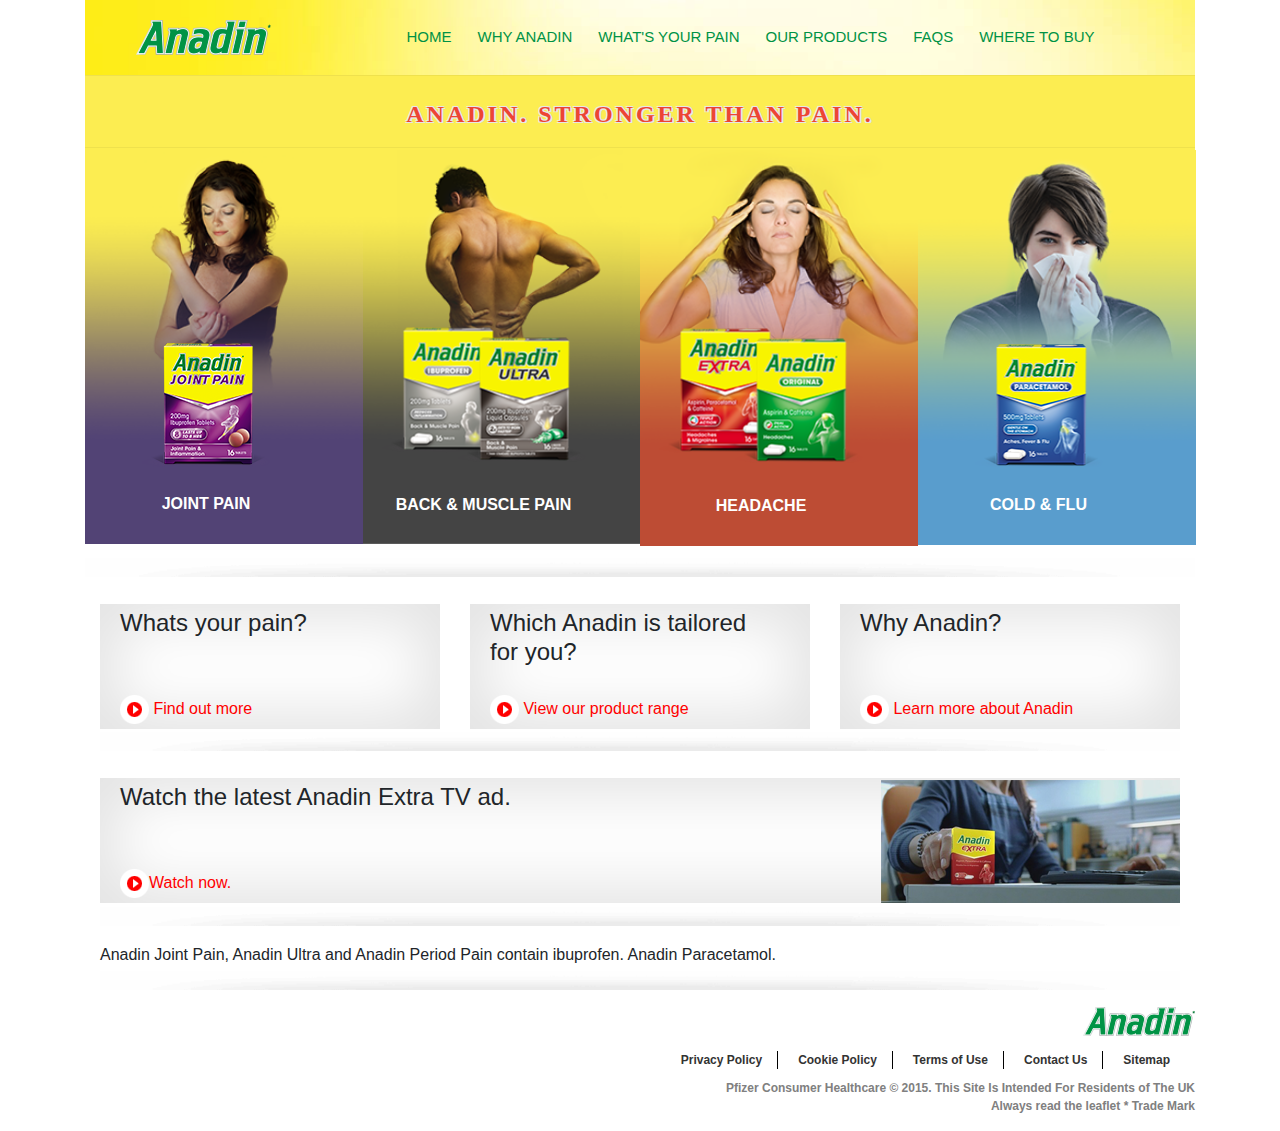
<file: index.html>
<!doctype html>
<html lang="en">

<head>
  <!-- Required meta tags -->
  <meta charset="utf-8">
  <meta name="viewport" content="width=device-width, initial-scale=1, shrink-to-fit=no">
  <!-- Custom CSS -->
  <link rel="stylesheet" href="assets/css/custom.css">
  <!-- Bootstrap CSS -->
  <link rel="stylesheet" href="assets/css/bootstrap.css">

  <title>Why Anadin | Anadin UK</title>

</head>

<body>

  <div class="container">
    <!-- navbar -->
    <nav class="navbar navbar-expand-lg navbar-light navbarBackgroundImg">
      <a class="navbar-brand" href="#"><img src="assets/img/logo.png" class="navbarLogo" alt="Anadin"></a>
      <button class="navbar-toggler" type="button" data-toggle="collapse" data-target="#navbarNav" aria-controls="navbarNav"
        aria-expanded="false" aria-label="Toggle navigation">
        <span class="navbar-toggler-icon"></span>
      </button>
      <div class="collapse navbar-collapse justify-content-center" id="navbarNav">
        <ul class="navbar-nav">
          <li class="nav-item">
            <a class="nav-link " href="index.html"><span class="menuFonts">HOME</span></a>
          </li>
          <li class="nav-item">
            <a class="nav-link " href="why-anadin.html"><span class="menuFonts">WHY ANADIN</span></a>
          </li>
          <li class="nav-item">
            <a class="nav-link " href="whats-your-pain.html"><span class="menuFonts">WHAT'S YOUR PAIN</span></a>
          </li>
          <li class="nav-item">
            <a class="nav-link " href="our-products.html"><span class="menuFonts">OUR PRODUCTS</span></a>
          </li>
          <li class="nav-item">
            <a class="nav-link " href="faq.html"><span class="menuFonts">FAQS</span></a>
          </li>
          <li class="nav-item">
            <a class="nav-link" href="where.html"><span class="menuFonts">WHERE TO BUY</a>
          </li>
        </ul>
      </div>
    </nav>

    <div class="row">
      <div class="col-12  float-left">
        <div class="hpAstpBg">
          <h1 class="text-center hpAstp">ANADIN. STRONGER THAN PAIN.</h1>
        </div>
        <div class="bannerWrapper">
          <div class="col-6 col-lg-3 float-left">
            <a class="bWrapLink" href="http://www.google.com.tr">
              <div class="bWrap1">
                <div class="bWrap1Front">
                  <img src="assets/img/anadin-hero-banner1.png" class="bannerImgTag1">
                </div>
                <div class="bWrap1Back">
                  <img src="assets/img/anadin-hero-banner_0_0.png" class="bannerImgTag1Hvr">
                </div>
                <div class="bannerContainer">
                  <img src="assets/img/joint-pack.png" class="brandPackImg1">
                  <p class="brandPackTxt1">JOINT PAIN</p>
                </div>
              </div>
            </a>
          </div>

          <div class="col-6 col-lg-3 float-left">
            <a class="bWrapLink" href="http://">
              <div class="bWrap2 ">
                <div class="bWrap2Front">
                  <img src="assets/img/anadin-hero-banner2.png" class="bannerImgTag1">
                </div>
                <div class="bWrap2Back">
                  <img src="assets/img/anadin-hero-banner_1_0.png" class="bannerImgTag1Hvr">
                </div>
                <div class="bannerContainer">
                  <img src="assets/img/back-pain-banner.png" class="brandPackImg2">
                  <p class="brandPackTxt2">BACK & MUSCLE PAIN</p>
                </div>
              </div>
            </a>
          </div>

          <div class="col-6 col-lg-3 float-left">
            <a class="bWrapLink" href="http://">
              <div class="bWrap3 ">
                <div class="bWrap3Front">
                  <img src="assets/img/anadin-hero-banner3.png" class="bannerImgTag1">
                </div>
                <div class="bWrap3Back">
                  <img src="assets/img/anadin-hero-banner_3.png" class="bannerImgTag1Hvr">
                </div>
                <div class="bannerContainer">
                  <img src="assets/img/headeches.png" class="brandPackImg3">
                  <p class="brandPackTxt3">HEADACHE</p>
                </div>
              </div>
            </a>
          </div>

          <div class="col-6 col-lg-3 float-left">
            <a class="bWrapLink" href="http://">
              <div class="bWrap4 ">
                <div class="bWrap4Front">
                  <img src="assets/img/anadin-hero-banner4.png" class="bannerImgTag1">
                </div>
                <div class="bWrap4Back">
                  <img src="assets/img/anadin-hero-banner_4.png" class="bannerImgTag1Hvr">
                </div>
                <div class="bannerContainer">
                  <img src="assets/img/paracetamol.png" class="brandPackImg4">
                  <p class="brandPackTxt4">COLD & FLU</p>
                </div>
              </div>
            </a>
          </div>
        </div>
      </div>
    </div>


    <img class="imgUnderScore" src="assets/img/bg-gray-shadow.png">
    <div class="container">
      <div class="row justify-content-center">
        <div class="col-lg-4 col-sm-12 ">
          <div class="row1Content firstContentBox">
            <div class="wrapperContentBoxes">
              <h4 class="text-left">Whats your pain?</h4>
              <div class="contentBoxesBtn">
                <span class="topFixLink"><img src="assets/img/sprite1.png"><a href="whats-your-pain.html" class="contentLinkRed"> Find out
                    more</a></span>
              </div>
            </div>

          </div>
        </div>
        <div class="col-lg-4 col-sm-12 ">
          <div class="row1Content secondContentBox">
            <div class="wrapperContentBoxes">
              <h4 class="text-left">Which Anadin is tailored for you?</h4>
              <div class="contentBoxesBtn">
                <span class="topFixLink"><img src="assets/img/sprite1.png"><a class="contentLinkRed" href="our-products.html"> View our
                    product range</a></span>
              </div>
            </div>
          </div>
        </div>
        <div class="col-lg-4 col-sm-12 ">
          <div class="row1Content thirdContentBox">
            <div class="wrapperContentBoxes">
              <h4 class="text-left">Why Anadin?</h4>
              <div class="contentBoxesBtn">
                <span class="topFixLink"><img src="assets/img/sprite1.png"><a href="why-anadin.html" class="contentLinkRed"> Learn
                    more about Anadin</a></span>
              </div>
            </div>
          </div>
        </div>
      </div>

      <img class="imgUnderScore" src="assets/img/bg-gray-shadow.png">


      <div class="row">
        <div class="col-md-12 col-sm-12 ">
          <div class="row2Content longContentBox">
            <div class="wrapperContentLongBox">
              <img class="float-right contentLongBoxImg" src="assets/img/home-anadin-extra-1.png" alt="" srcset="">
              <h4 class="text-left contentLongBoxText">Watch the latest Anadin Extra TV ad.</h4>
              <div class="contentBoxesBtn">
                <span class="topFixLink"><img src="assets/img/sprite1.png"><a href="#" data-toggle="modal" data-target=".brightCoveModal"
                    class="contentLinkRed">Watch
                    now.</a></span>
              </div>
            </div>
          </div>
        </div>
        <div class="col-sm-12">
          <div class="mLongContentBox">
            <img class="mLongContentBoxImg" src="assets/img/home-anadin-extra-1.png">
          </div>
        </div>
      </div>
      <img class="imgUnderScore" src="assets/img/bg-gray-shadow.png">

      <div class="row">
        <div class="col-md-12 col-sm-12 ">
          <div class="row3Content">
            <div class="contentBottomDescription">
              <p>Anadin Joint Pain, Anadin Ultra and Anadin Period Pain contain ibuprofen. Anadin Paracetamol.
              </p>
            </div>

          </div>
        </div>
      </div>


      <img class="imgUnderScore" src="assets/img/bg-gray-shadow.png">

    </div>

    <!--footer area-->
    <footer>
      <div class="row">
        <div class="col-md-12 col-sm-12">
          <ul class="footerLists float-md-right text-md-right float-sm-left text-sm-left">
            <li class="footerLogo"><img src="assets/img/ft-logo.png"></li>
            <li class="footerLinks float-md-right"><a href="#">Sitemap </a></li>
            <li class="footerLinks float-md-right"><a href="contact-use.html">Contact Us </a></li>
            <li class="footerLinks float-md-right"><a href="terms-of-use.html">Terms of Use </a></li>
            <li class="footerLinks float-md-right"><a href="file:///C:/Users/User/Desktop/Vidizayn%20Projects/PfAnadin/homapage.html#"
                data-toggle="modal" data-target=".outLinkModalCP">Cookie Policy </a></li>
            <li class="footerLinks float-md-right"><a href="http://privacycenter.pfizer.com/en/wwwanadincouk-privacy-policy"
                data-toggle="modal" data-target=".outLinkModalPP">Privacy Policy </a></li>
            <li class="footerCompanyInfo float-sm-left float-md-none">Pfizer Consumer Healthcare © 2015. This Site Is
              Intended For Residents of The UK <br>Always read the leaflet * Trade Mark</li>

          </ul>
        </div>
      </div>
    </footer>

  </div>





  <div class="container">
    <!--Homepage BrightCove Video Embed Modal-->
    <!-- The Modal -->
    <div class="modal fade brightCoveModal">
      <div class="modal-dialog modal-lg">
        <div class="modal-content">

          <!-- Modal Header -->
          <div class="modal-header">
            <h4 class="modal-title">Watch the latest Anadin Extra TV ad.
            </h4>
            <button type="button" class="close" data-dismiss="modal">&times;</button>
          </div>

          <!-- Modal body -->
          <div class="modal-body">
            Modal body..
          </div>

          <div class="modal-footer">
            <button type="button" class="btn btn-danger" data-dismiss="modal">Close</button>
          </div>

        </div>
      </div>
    </div>

    <!--Footer PP Modal-->
    <!-- The Modal -->
    <div class="modal fade outLinkModalPP">
      <div class="modal-dialog modal-lg">
        <div class="modal-content">

          <!-- Modal Header -->
          <div class="modal-header">
            <button type="button" class="close" data-dismiss="modal">&times;</button>
          </div>

          <!-- Modal body -->
          <div class="modal-body">
            <p>You are leaving Anadin UK (anadin.co.uk) a website of Pfizer.</p>

            <p></p>Links to all outside websites are provided as a resource to our visitors. Pfizer accepts no
            responsibility for the content of other websites.
          </div>

          <div class="modal-footer">
            <a class="btn-default" href="https://privacycenter.pfizer.com/en/uk" target="_blank"><button type="button"
                class="btn btn-default" data-target="#PrivacyPolicy">OK</button></a>
            <button type="button" role="button" class="btn btn-default" data-dismiss="modal">Cancel</button></a>
          </div>
        </div>
      </div>
    </div>

    <!--Footer CP Modal-->
    <!-- The Modal -->
    <div class="modal fade outLinkModalCP" id="footerModal">
      <div class="modal-dialog modal-lg">
        <div class="modal-content">

          <!-- Modal Header -->
          <div class="modal-header">
            <button type="button" class="close" data-dismiss="modal">&times;</button>
          </div>

          <!-- Modal body -->
          <div class="modal-body">
            <p>You are leaving Anadin UK (anadin.co.uk) a website of Pfizer.</p>

            <p></p>Links to all outside websites are provided as a resource to our visitors. Pfizer accepts no
            responsibility for the content of other websites.
          </div>

          <div class="modal-footer">
            <a class="btn-default" href="http://privacycenter.pfizer.com/en/wwwanadincouk-cookie-policy" target="_blank"><button
                type="button" class="btn btn-default" data-target="#PrivacyPolicy">OK</button></a>
            <button type="button" role="button" class="btn btn-default" data-dismiss="modal">Cancel</button></a>
          </div>
        </div>
      </div>
    </div>
  </div>



  <!-- jQuery first, then Popper.js, then Bootstrap JS -->
  <script src="assets/js/jquery-3.3.1.slim.min.js"></script>
  <script src="assets/js/popper.min.js"></script>
  <script src="assets/js/bootstrap.min.js"></script>
  <script src="assets/js/custom.js"></script>
</body>

</html>
</file>
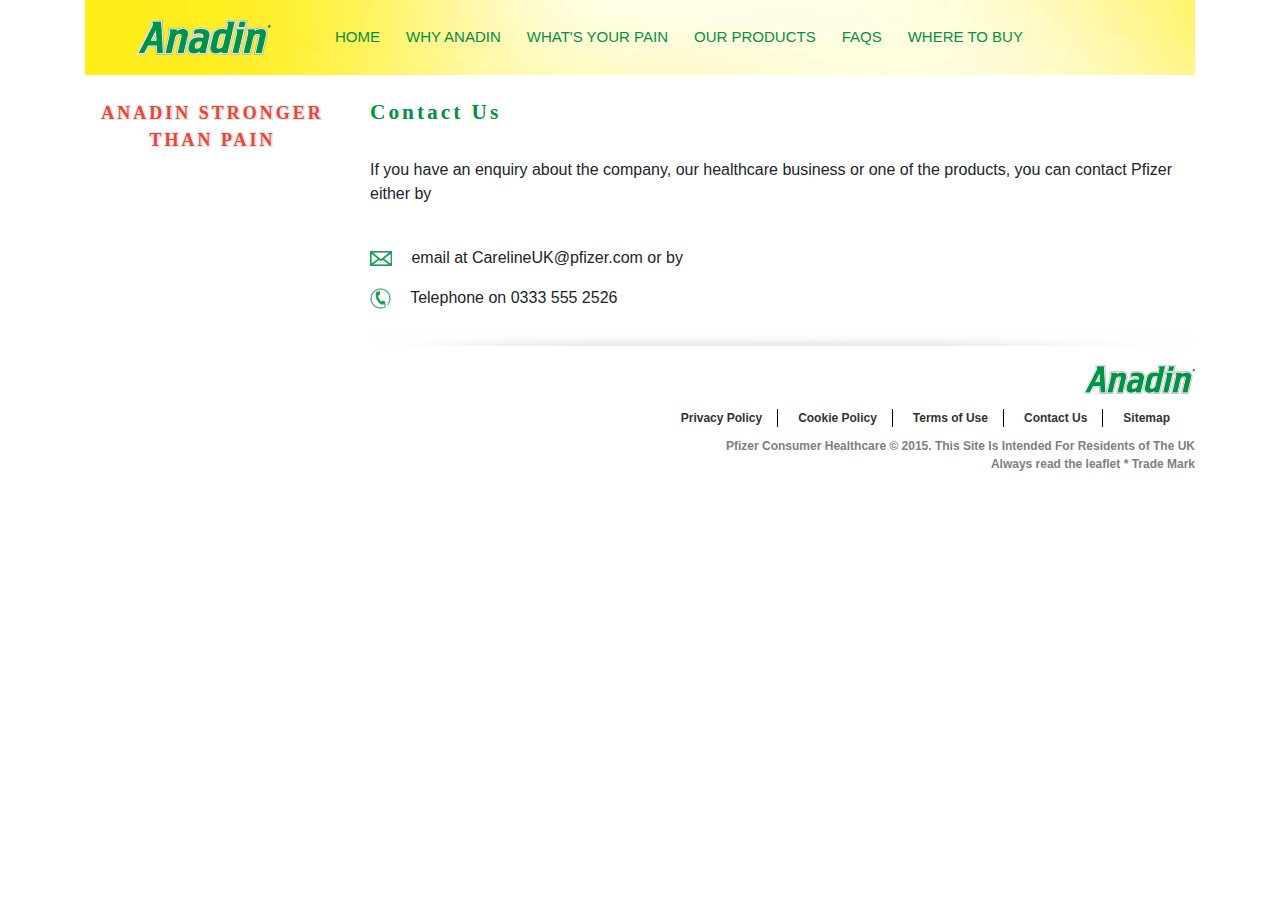
<file: contact-use.html>
<!doctype html>
<html lang="en">

<head>
  <!-- Required meta tags -->
  <meta charset="utf-8">
  <meta name="viewport" content="width=device-width, initial-scale=1, shrink-to-fit=no">
  <!-- Custom CSS -->
  <link rel="stylesheet" href="assets/css/custom.css">
  <!-- Bootstrap CSS -->
  <link rel="stylesheet" href="assets/css/bootstrap.css">
  <title>Contact Us | Anadin UK</title>

</head>

<body>

  <div class="container">
    <!-- navbar -->
    <nav class="navbar navbar-expand-lg navbar-light navbarBackgroundImg">
      <a class="navbar-brand" href="#"><img src="assets/img/logo.png" class="navbarLogo" alt="Anadin"></a>
      <button class="navbar-toggler" type="button" data-toggle="collapse" data-target="#navbarNav" aria-controls="navbarNav"
        aria-expanded="false" aria-label="Toggle navigation">
        <span class="navbar-toggler-icon"></span>
      </button>
      <div class="collapse navbar-collapse" id="navbarNav">
        <ul class="navbar-nav">
          <li class="nav-item">
            <a class="nav-link " href="index.html"><span class="menuFonts">HOME</span></a>
          </li>
          <li class="nav-item">
            <a class="nav-link " href="why-anadin.html"><span class="menuFonts">WHY ANADIN</span></a>
          </li>
          <li class="nav-item">
            <a class="nav-link " href="whats-your-pain.html"><span class="menuFonts">WHAT'S YOUR PAIN</span></a>
          </li>
          <li class="nav-item">
            <a class="nav-link " href="our-products.html"><span class="menuFonts">OUR PRODUCTS</span></a>
          </li>
          <li class="nav-item">
            <a class="nav-link " href="faq.html"><span class="menuFonts">FAQS</span></a>
          </li>
          <li class="nav-item">
            <a class="nav-link" href="where.html"><span class="menuFonts">WHERE TO BUY</a>
          </li>
        </ul>
      </div>
    </nav>

    <div class="waContainer">
      <div class="row">
        <div class="col-12 col-md-3 col-sm-12 col-xs-12">
          <p class="text-center astp">ANADIN STRONGER THAN PAIN</p>
        </div>
        <div class="col-9 col-md-9 col-sm-12 col-xs-12">
          <div class="waTitle">
            <h1 class="cuTitleTag">Contact Us</h1>
            <p class="cuDescription">If you have an enquiry about the company,
              our healthcare business or one of the products, you can contact Pfizer either by</p>
            <br>
            <p class="cuEmail"><span><img src="assets/img/cu-email-icon.png" class="cuEmailIcon"></span> email at
              CarelineUK@pfizer.com or by</p>
            <p class="cuTelephone"><span> <img src="assets/img/cu-telephone-icon.png" class="cuTelephoneIcon"></span>
              Telephone on 0333 555 2526</p>
          </div>
          <img class="imgUnderScore" src="assets/img/bg-gray-shadow.png">
        </div>
      </div>
    </div>

    <!--footer area-->
    <footer>
      <div class="row">
        <div class="col-md-12 col-sm-12">
          <ul class="footerLists float-md-right text-md-right float-sm-left text-sm-left">
            <li class="footerLogo"><img src="assets/img/ft-logo.png"></li>
            <li class="footerLinks float-md-right"><a href="#">Sitemap </a></li>
            <li class="footerLinks float-md-right"><a href="contact-use.html">Contact Us </a></li>
            <li class="footerLinks float-md-right"><a href="terms-of-use.html">Terms of Use </a></li>
            <li class="footerLinks float-md-right"><a href="file:///C:/Users/User/Desktop/Vidizayn%20Projects/PfAnadin/homapage.html#"
                data-toggle="modal" data-target=".outLinkModalCP">Cookie Policy </a></li>
            <li class="footerLinks float-md-right"><a href="http://privacycenter.pfizer.com/en/wwwanadincouk-privacy-policy"
                data-toggle="modal" data-target=".outLinkModalPP">Privacy Policy </a></li>
            <li class="footerCompanyInfo float-sm-left float-md-none">Pfizer Consumer Healthcare © 2015. This Site Is
              Intended For Residents of The UK <br>Always read the leaflet * Trade Mark</li>

          </ul>
        </div>
      </div>
    </footer>

  </div>

  <div class="container">

    <!--Footer PP Modal-->
    <!-- The Modal -->
    <div class="modal fade outLinkModalPP">
      <div class="modal-dialog modal-lg">
        <div class="modal-content">

          <!-- Modal Header -->
          <div class="modal-header">
            <button type="button" class="close" data-dismiss="modal">&times;</button>
          </div>

          <!-- Modal body -->
          <div class="modal-body">
            <p>You are leaving Anadin UK (anadin.co.uk) a website of Pfizer.</p>

            <p></p>Links to all outside websites are provided as a resource to our visitors. Pfizer accepts no
            responsibility for the content of other websites.
          </div>

          <div class="modal-footer">
            <a class="btn-default" href="https://privacycenter.pfizer.com/en/uk" target="_blank"><button type="button"
                class="btn btn-default" data-target="#PrivacyPolicy">OK</button></a>
            <button type="button" role="button" class="btn btn-default" data-dismiss="modal">Cancel</button></a>
          </div>
        </div>
      </div>
    </div>

    <!--Footer CP Modal-->
    <!-- The Modal -->
    <div class="modal fade outLinkModalCP" id="footerModal">
      <div class="modal-dialog modal-lg">
        <div class="modal-content">

          <!-- Modal Header -->
          <div class="modal-header">
            <button type="button" class="close" data-dismiss="modal">&times;</button>
          </div>

          <!-- Modal body -->
          <div class="modal-body">
            <p>You are leaving Anadin UK (anadin.co.uk) a website of Pfizer.</p>

            <p></p>Links to all outside websites are provided as a resource to our visitors. Pfizer accepts no
            responsibility for the content of other websites.
          </div>

          <div class="modal-footer">
            <a class="btn-default" href="http://privacycenter.pfizer.com/en/wwwanadincouk-cookie-policy" target="_blank"><button
                type="button" class="btn btn-default" data-target="#PrivacyPolicy">OK</button></a>
            <button type="button" role="button" class="btn btn-default" data-dismiss="modal">Cancel</button></a>
          </div>
        </div>
      </div>
    </div>
  </div>

  </div>

  <!-- jQuery first, then Popper.js, then Bootstrap JS -->
  <script src="assets/js/jquery-3.3.1.slim.min.js"></script>
  <script src="assets/js/popper.min.js"></script>
  <script src="assets/js/bootstrap.min.js"></script>
</body>

</html>
</file>
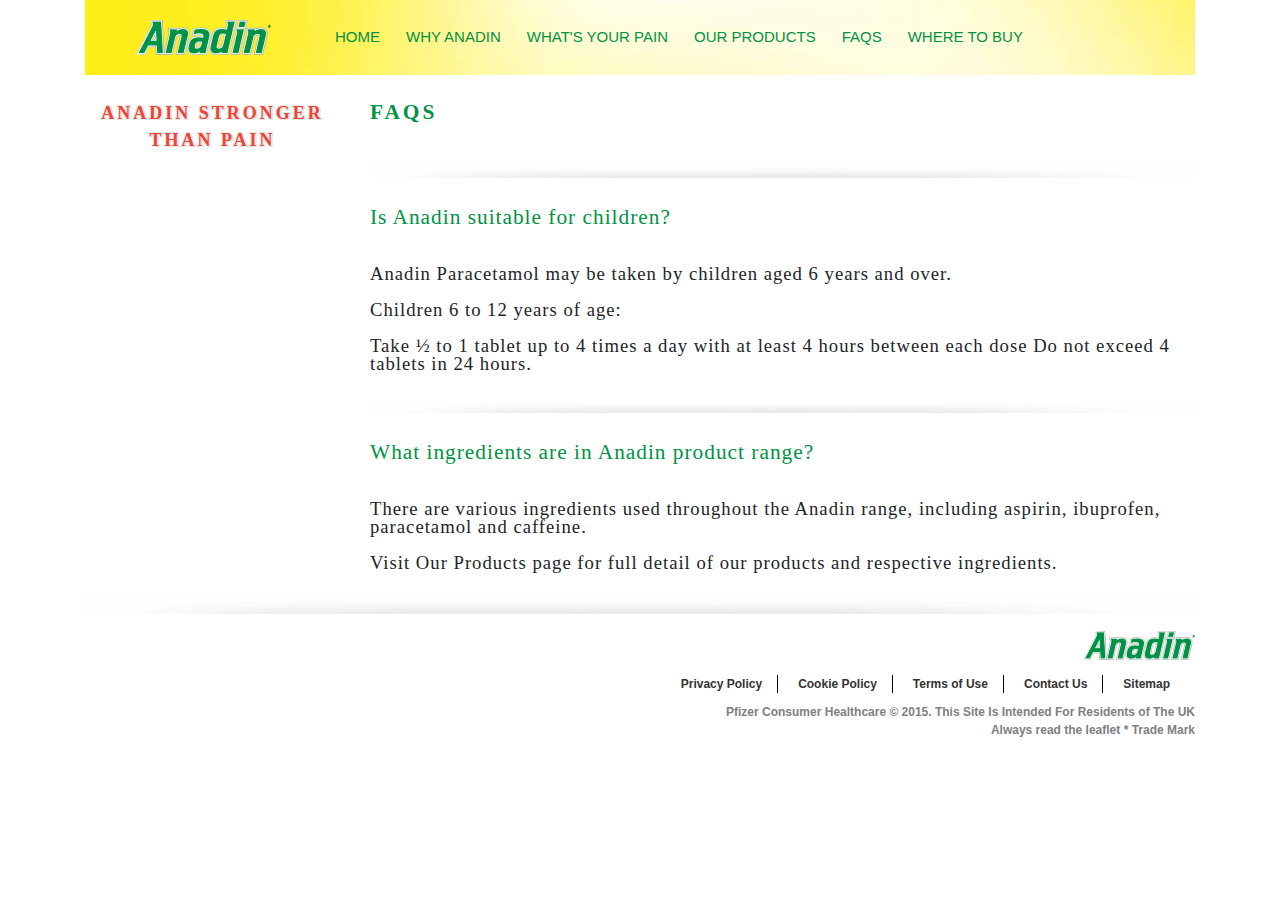
<file: faq.html>
<!doctype html>
<html lang="en">

<head>
  <!-- Required meta tags -->
  <meta charset="utf-8">
  <meta name="viewport" content="width=device-width, initial-scale=1, shrink-to-fit=no">
  <!-- Custom CSS -->
  <link rel="stylesheet" href="assets/css/custom.css">
  <!-- Bootstrap CSS -->
  <link rel="stylesheet" href="assets/css/bootstrap.css">
  <title>FAQS | Anadin UK</title>

</head>

<body>

  <div class="container">
    <!-- navbar -->
    <nav class="navbar navbar-expand-lg navbar-light navbarBackgroundImg">
      <a class="navbar-brand" href="#"><img src="assets/img/logo.png" class="navbarLogo" alt="Anadin"></a>
      <button class="navbar-toggler" type="button" data-toggle="collapse" data-target="#navbarNav" aria-controls="navbarNav"
        aria-expanded="false" aria-label="Toggle navigation">
        <span class="navbar-toggler-icon"></span>
      </button>
      <div class="collapse navbar-collapse" id="navbarNav">
        <ul class="navbar-nav">
          <li class="nav-item">
            <a class="nav-link " href="index.html"><span class="menuFonts">HOME</span></a>
          </li>
          <li class="nav-item">
            <a class="nav-link " href="why-anadin.html"><span class="menuFonts">WHY ANADIN</span></a>
          </li>
          <li class="nav-item">
            <a class="nav-link " href="whats-your-pain.html"><span class="menuFonts">WHAT'S YOUR PAIN</span></a>
          </li>
          <li class="nav-item">
            <a class="nav-link " href="our-products.html"><span class="menuFonts">OUR PRODUCTS</span></a>
          </li>
          <li class="nav-item">
            <a class="nav-link " href="faq.html"><span class="menuFonts">FAQS</span></a>
          </li>
          <li class="nav-item">
            <a class="nav-link" href="where.html"><span class="menuFonts">WHERE TO BUY</a>
          </li>
        </ul>
      </div>
    </nav>

    <div class="waContainer">
      <div class="row">
        <div class="col-12 col-md-3 col-sm-12 col-xs-12">
          <p class="text-center astp">ANADIN STRONGER THAN PAIN</p>
        </div>
        <div class="col-9 col-md-9 col-sm-12 col-xs-12">
          <div class="waTitle">
            <h1 class="faqTitleTag">FAQS</h1>
          </div>
          <img class="imgUnderScore" src="assets/img/bg-gray-shadow.png">

          <div class="faqWrapper">
            <p class="faqQuestion">Is Anadin suitable for children?</p>
            <p class="faqAnswer">Anadin Paracetamol may be taken by children aged 6 years and over.
              <br><br>
              Children 6 to 12 years of age:
              <br><br>
              Take ½ to 1 tablet up to 4 times a day with at least 4 hours between each dose Do not exceed 4 tablets in
              24 hours.</p>
          </div>
          <img class="imgUnderScore" src="assets/img/bg-gray-shadow.png">

          <div class="faqWrapper">
            <p class="faqQuestion">What ingredients are in Anadin product range?</p>
            <p class="faqAnswer">There are various ingredients used throughout the Anadin range, including aspirin,
              ibuprofen, paracetamol and caffeine.
              <br><br>
              Visit Our Products page for full detail of our products and respective ingredients.</p>
          </div>

        </div>
      </div>
      <img class="imgUnderScore" src="assets/img/bg-gray-shadow.png">
    </div>

    <!--footer area-->
    <footer>
      <div class="row">
        <div class="col-md-12 col-sm-12">
          <ul class="footerLists float-md-right text-md-right float-sm-left text-sm-left">
            <li class="footerLogo"><img src="assets/img/ft-logo.png"></li>
            <li class="footerLinks float-md-right"><a href="#">Sitemap </a></li>
            <li class="footerLinks float-md-right"><a href="contact-use.html">Contact Us </a></li>
            <li class="footerLinks float-md-right"><a href="terms-of-use.html">Terms of Use </a></li>
            <li class="footerLinks float-md-right"><a href="file:///C:/Users/User/Desktop/Vidizayn%20Projects/PfAnadin/homapage.html#"
                data-toggle="modal" data-target=".outLinkModalCP">Cookie Policy </a></li>
            <li class="footerLinks float-md-right"><a href="http://privacycenter.pfizer.com/en/wwwanadincouk-privacy-policy"
                data-toggle="modal" data-target=".outLinkModalPP">Privacy Policy </a></li>
            <li class="footerCompanyInfo float-sm-left float-md-none">Pfizer Consumer Healthcare © 2015. This Site Is
              Intended For Residents of The UK <br>Always read the leaflet * Trade Mark</li>

          </ul>
        </div>
      </div>
    </footer>
  </div>

  <div class="container">

    <!--Footer PP Modal-->
    <!-- The Modal -->
    <div class="modal fade outLinkModalPP">
      <div class="modal-dialog modal-lg">
        <div class="modal-content">

          <!-- Modal Header -->
          <div class="modal-header">
            <button type="button" class="close" data-dismiss="modal">&times;</button>
          </div>

          <!-- Modal body -->
          <div class="modal-body">
            <p>You are leaving Anadin UK (anadin.co.uk) a website of Pfizer.</p>

            <p></p>Links to all outside websites are provided as a resource to our visitors. Pfizer accepts no
            responsibility for the content of other websites.
          </div>

          <div class="modal-footer">
            <a class="btn-default" href="https://privacycenter.pfizer.com/en/uk" target="_blank"><button type="button"
                class="btn btn-default" data-target="#PrivacyPolicy">OK</button></a>
            <button type="button" role="button" class="btn btn-default" data-dismiss="modal">Cancel</button></a>
          </div>
        </div>
      </div>
    </div>

    <!--Footer CP Modal-->
    <!-- The Modal -->
    <div class="modal fade outLinkModalCP" id="footerModal">
      <div class="modal-dialog modal-lg">
        <div class="modal-content">

          <!-- Modal Header -->
          <div class="modal-header">
            <button type="button" class="close" data-dismiss="modal">&times;</button>
          </div>

          <!-- Modal body -->
          <div class="modal-body">
            <p>You are leaving Anadin UK (anadin.co.uk) a website of Pfizer.</p>

            <p></p>Links to all outside websites are provided as a resource to our visitors. Pfizer accepts no
            responsibility for the content of other websites.
          </div>

          <div class="modal-footer">
            <a class="btn-default" href="http://privacycenter.pfizer.com/en/wwwanadincouk-cookie-policy" target="_blank"><button
                type="button" class="btn btn-default" data-target="#PrivacyPolicy">OK</button></a>
            <button type="button" role="button" class="btn btn-default" data-dismiss="modal">Cancel</button></a>
          </div>
        </div>
      </div>
    </div>
  </div>

  </div>

  <!-- jQuery first, then Popper.js, then Bootstrap JS -->
  <script src="assets/js/jquery-3.3.1.slim.min.js"></script>
  <script src="assets/js/popper.min.js"></script>
  <script src="assets/js/bootstrap.min.js"></script>
</body>

</html>
</file>
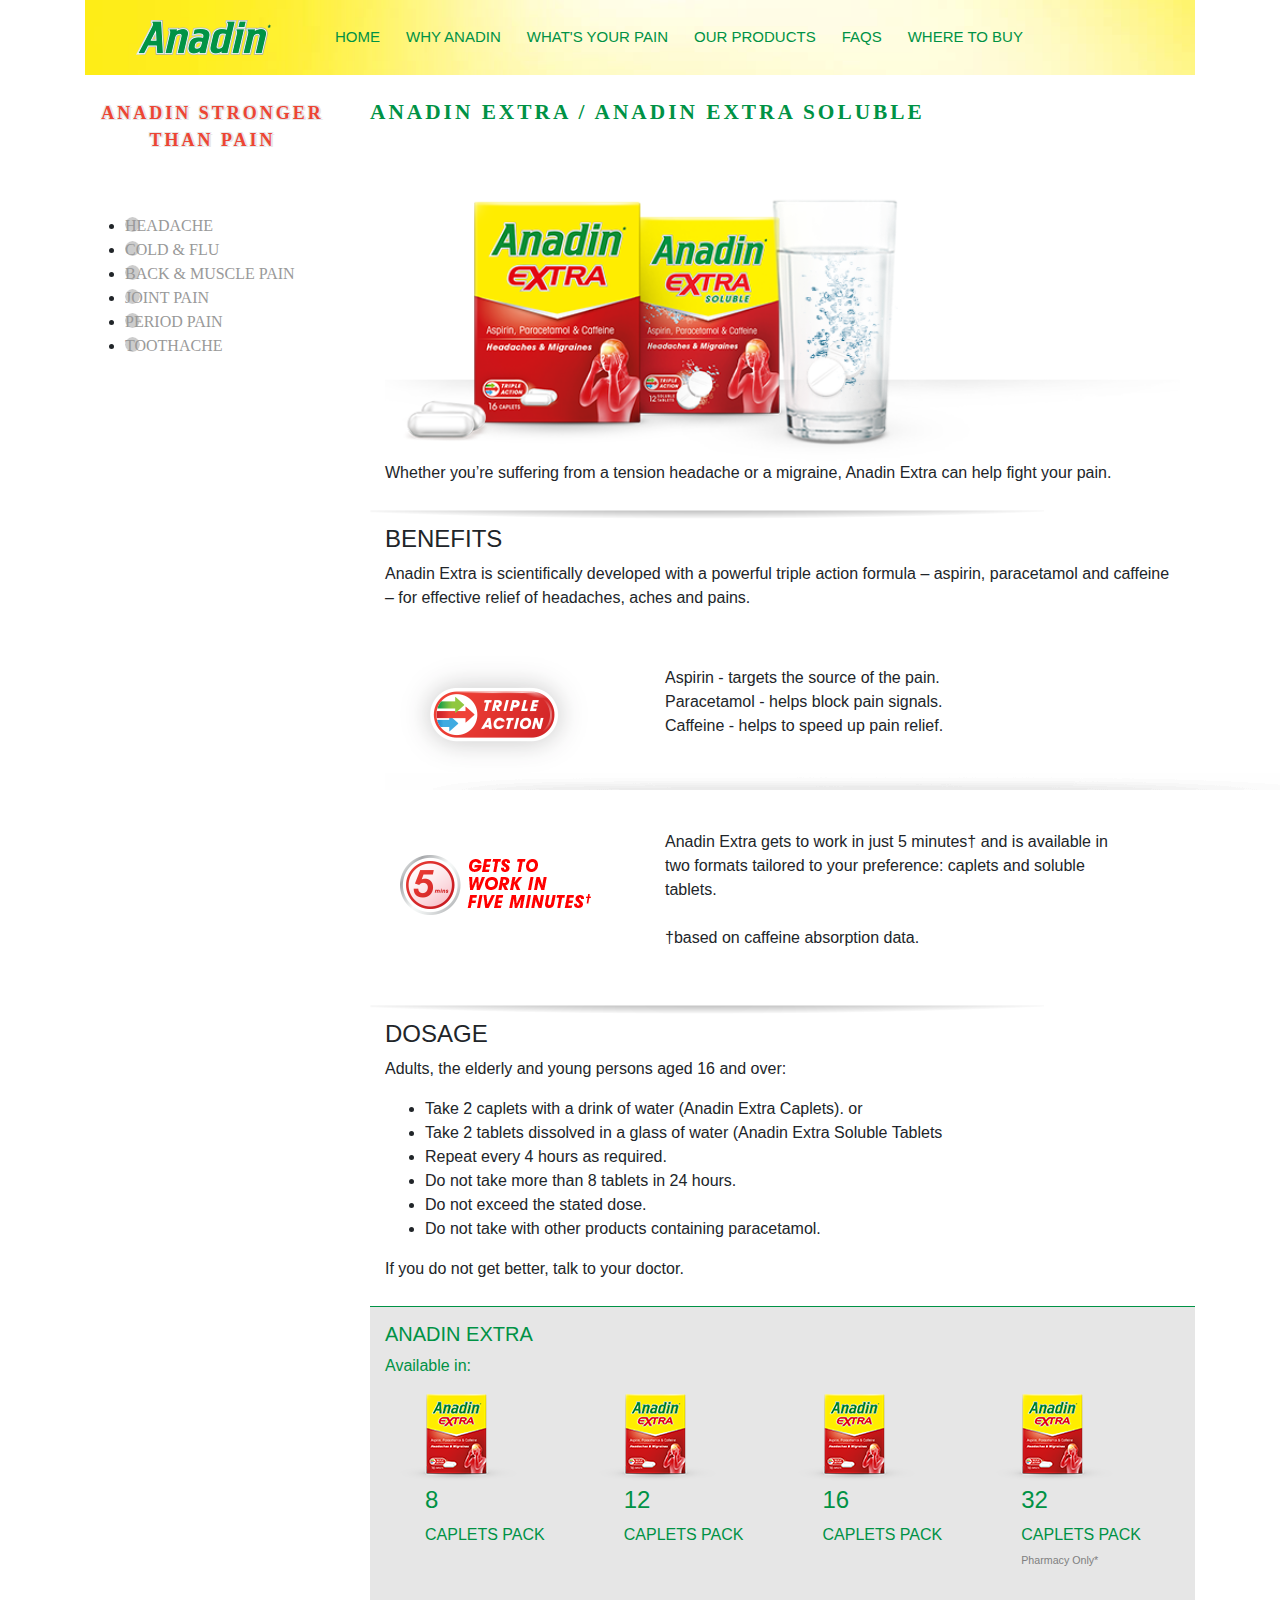
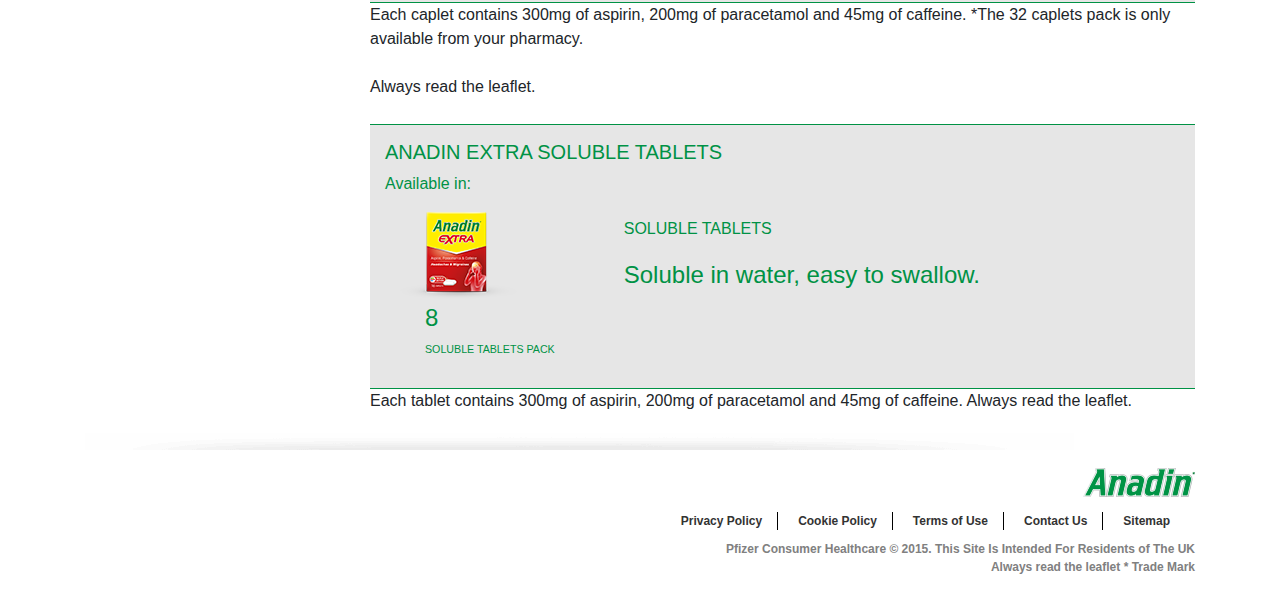
<file: our-products-anadin-extra-anadin-extra-soluble.html>
<!doctype html>
<html lang="en">

<head>
    <!-- Required meta tags -->
    <meta charset="utf-8">
    <meta name="viewport" content="width=device-width, initial-scale=1, shrink-to-fit=no">
    <!-- Custom CSS -->
    <link rel="stylesheet" href="assets/css/custom.css">
    <!-- Bootstrap CSS -->
    <link rel="stylesheet" href="assets/css/bootstrap.css">
    <title>Anadin Extra / Anadin Extra Soluble | Anadin UK</title>

</head>

<body>

    <div class="container">
        <!-- navbar -->
        <nav class="navbar navbar-expand-lg navbar-light navbarBackgroundImg">
            <a class="navbar-brand" href="#"><img src="assets/img/logo.png" class="navbarLogo" alt="Anadin"></a>
            <button class="navbar-toggler" type="button" data-toggle="collapse" data-target="#navbarNav" aria-controls="navbarNav"
                aria-expanded="false" aria-label="Toggle navigation">
                <span class="navbar-toggler-icon"></span>
            </button>
            <div class="collapse navbar-collapse" id="navbarNav">
                <ul class="navbar-nav">
                    <li class="nav-item">
                        <a class="nav-link " href="index.html"><span class="menuFonts">HOME</span></a>
                    </li>
                    <li class="nav-item">
                        <a class="nav-link " href="why-anadin.html"><span class="menuFonts">WHY ANADIN</span></a>
                    </li>
                    <li class="nav-item">
                        <a class="nav-link " href="whats-your-pain.html"><span class="menuFonts">WHAT'S YOUR PAIN</span></a>
                    </li>
                    <li class="nav-item">
                        <a class="nav-link " href="our-products.html"><span class="menuFonts">OUR PRODUCTS</span></a>
                    </li>
                    <li class="nav-item">
                        <a class="nav-link " href="faq.html"><span class="menuFonts">FAQS</span></a>
                    </li>
                    <li class="nav-item">
                        <a class="nav-link" href="where.html"><span class="menuFonts">WHERE TO BUY</a>
                    </li>
                </ul>
            </div>
        </nav>


        <div class="wypContainer">
            <div class="row">
                <div class="col-12 col-md-3 col-sm-12 col-xs-12">

                    <p class="text-center astp">ANADIN STRONGER THAN PAIN</p>

                    <div class="wypMenu">
                        <ul class="wypMenuUlTag">
                            <li><a href="">HEADACHE</a></li>
                            <li><a href="">COLD & FLU</a></li>
                            <li><a href="">BACK & MUSCLE PAIN</a></li>
                            <li><a href="">JOINT PAIN</a></li>
                            <li><a href="">PERIOD PAIN</a></li>
                            <li><a href="">TOOTHACHE</a></li>
                        </ul>
                    </div>

                </div>
                <div class="col-9 col-md-9 col-sm-12 col-xs-12">
                    <div class="opTitle">
                        <h1 class="opTitleTag">ANADIN EXTRA / ANADIN EXTRA SOLUBLE</h1>
                    </div>

                    <div class="opWrapper">
                        <div class="row opRow ">
                            <div class="col-12 opDetailWrapper">
                                <div class="col-12 text-center text-md-left float-sm-left">
                                    <img src="assets/img/products-description-img-extra.png" class="opDProdImgTag">
                                    <p class="opDescriptionTag"> Whether you’re suffering from a tension headache or a
                                        migraine, Anadin Extra can help fight your pain.</p>
                                </div>
                                <img src="assets/img/what-ur-pain-divider-3.png">

                                <div class="col-12 text-center text-md-left">

                                    <h4 class="opBenefitsTitle">BENEFITS</h4>
                                    <p class="opBenefitsDescription">Anadin Extra is scientifically developed with a
                                        powerful triple action formula – aspirin, paracetamol and caffeine – for
                                        effective relief of headaches, aches and pains.</p>
                                    <div class="row col-12 opBenefitsDescWrapper float-left">
                                        <div class="col-12 col-sm-4 float-left">
                                            <img src="assets/img/extra-benefits-logo-1.png" class="opBenefitsImg1 ">
                                        </div>
                                        <div class="col-12 col-sm-8 float-left">
                                            <p class="opBenefitsP1 text-left">Aspirin - targets the source of the pain.
                                                <br>
                                                Paracetamol - helps block pain signals. <br>
                                                Caffeine - helps to speed up pain relief.</p>
                                        </div>
                                        <img src="assets/img/bg-gray-shadow.png">
                                    </div>

                                    <div class="row col-12 opBenefitsDescWrapper float-left">
                                        <div class="col-12 col-sm-4 float-left">
                                            <img src="assets/img/extra-benefits-logo-2.png" class="opBenefitsImg2">
                                        </div>
                                        <div class="col-12 col-sm-8 float-left">
                                            <p class="opBenefitsP2 text-left">Anadin Extra gets to work in just 5
                                                minutes† and is available in two formats tailored to your preference:
                                                caplets and soluble tablets.

                                                <br><br> †based on caffeine absorption data.</p>
                                        </div>
                                    </div>

                                </div>
                            </div>
                        </div>
                        <img src="assets/img/what-ur-pain-divider-3.png">
                        <div class="col-12 text-left">

                            <h4 class="opDosageTitle">DOSAGE</h4>
                            <p class="opDosageDescription">Adults, the elderly and young persons aged 16 and over:</p>
                            <ul class="dosage">
                                <li>Take 2 caplets with a drink of water (Anadin Extra Caplets). or</li>
                                <li>Take 2 tablets dissolved in a glass of water (Anadin Extra Soluble Tablets</li>
                                <li>Repeat every 4 hours as required.</li>
                                <li>Do not take more than 8 tablets in 24 hours.</li>
                                <li>Do not exceed the stated dose.</li>
                                <li>Do not take with other products containing paracetamol.</li>
                            </ul>
                            <p>If you do not get better, talk to your doctor.
                            </p>

                        </div>

                        <div class="opTableWrapper col-12 text-left text-center text-sm-left">
                            <h5>ANADIN EXTRA</h5>
                            <p>Available in:</p>
                            <div class="col-12 col-sm-3 float-left">
                                <img src="assets/img/extra-dosage-table-img-1.png">
                                <h4 class="opTableTextWrapper">8</h4>
                                <p class="opTableTextWrapper">CAPLETS PACK</p>
                            </div>
                            <div class="col-12 col-sm-3 float-left">
                                <img src="assets/img/extra-dosage-table-img-1.png">
                                <h4 class="opTableTextWrapper">12</h4>
                                <p class="opTableTextWrapper">CAPLETS PACK</p>
                            </div>
                            <div class="col-12 col-sm-3 float-left">
                                <img src="assets/img/extra-dosage-table-img-1.png">
                                <h4 class="opTableTextWrapper">16</h4>
                                <p class="opTableTextWrapper"> CAPLETS PACK</p>
                            </div>
                            <div class="col-12 col-sm-3 float-left">
                                <img src="assets/img/extra-dosage-table-img-1.png">
                                <h4 class="opTableTextWrapper">32</h4>
                                <p class="opTableTextWrapper">CAPLETS PACK <span style="font-size:8pt; color: gray;"><br>Pharmacy
                                        Only*</span></p>
                            </div>

                        </div>

                        <p class="opTableDescription1"> Each caplet contains 300mg of aspirin, 200mg of paracetamol and
                            45mg of caffeine.
                            *The 32 caplets pack is only available from your pharmacy.
                            <br><br>
                            Always read the leaflet.
                        </p>

                        <div class="opTableWrapper col-12 text-left text-center text-sm-left">
                            <h5 class="opSolubleTableTitle">ANADIN EXTRA SOLUBLE TABLETS</h5>
                            <p>Available in:</p>
                            <div class="col-12 col-sm-3 float-left">
                                <img src="assets/img/extra-dosage-table-img-1.png">
                                <h4 class="opTableTextWrapper opTable2Pcs">8</h4>
                                <p class="opTableTextWrapper opTable2Stp">SOLUBLE TABLETS PACK</p>
                            </div>
                            <div class="col-12 col-sm-9 float-left">
                                <p class="opTableTextWrapper opTable2DescTitle">SOLUBLE TABLETS</p>
                                <p class="opTableTextWrapper opTable2Description">Soluble in water, easy to swallow.</p>
                            </div>
                        </div>
                        <p class="opTableDescription2">
                            Each tablet contains 300mg of aspirin, 200mg of paracetamol and 45mg of caffeine.
                            Always read the leaflet.
                        </p>
                    </div>
                </div>
            </div>
        </div>

        <img src="assets/img/bg-gray-shadow.png">


        <!--footer area-->
        <footer>
            <div class="row">
                <div class="col-md-12 col-sm-12">
                    <ul class="footerLists float-md-right text-md-right float-sm-left text-sm-left">
                        <li class="footerLogo"><img src="assets/img/ft-logo.png"></li>
                        <li class="footerLinks float-md-right"><a href="#">Sitemap </a></li>
                        <li class="footerLinks float-md-right"><a href="contact-use.html">Contact Us </a></li>
                        <li class="footerLinks float-md-right"><a href="terms-of-use.html">Terms of Use </a></li>
                        <li class="footerLinks float-md-right"><a href="file:///C:/Users/User/Desktop/Vidizayn%20Projects/PfAnadin/homapage.html#"
                                data-toggle="modal" data-target=".outLinkModalCP">Cookie Policy </a></li>
                        <li class="footerLinks float-md-right"><a href="http://privacycenter.pfizer.com/en/wwwanadincouk-privacy-policy"
                                data-toggle="modal" data-target=".outLinkModalPP">Privacy Policy </a></li>
                        <li class="footerCompanyInfo float-sm-left float-md-none">Pfizer Consumer Healthcare © 2015.
                            This Site Is
                            Intended For Residents of The UK <br>Always read the leaflet * Trade Mark</li>

                    </ul>
                </div>
            </div>
        </footer>

    </div>

    <div class="container">

        <!--Footer PP Modal-->
        <!-- The Modal -->
        <div class="modal fade outLinkModalPP">
            <div class="modal-dialog modal-lg">
                <div class="modal-content">

                    <!-- Modal Header -->
                    <div class="modal-header">
                        <button type="button" class="close" data-dismiss="modal">&times;</button>
                    </div>

                    <!-- Modal body -->
                    <div class="modal-body">
                        <p>You are leaving Anadin UK (anadin.co.uk) a website of Pfizer.</p>

                        <p></p>Links to all outside websites are provided as a resource to our visitors. Pfizer accepts
                        no
                        responsibility for the content of other websites.
                    </div>

                    <div class="modal-footer">
                        <a class="btn-default" href="https://privacycenter.pfizer.com/en/uk" target="_blank"><button
                                type="button" class="btn btn-default" data-target="#PrivacyPolicy">OK</button></a>
                        <button type="button" role="button" class="btn btn-default" data-dismiss="modal">Cancel</button></a>
                    </div>
                </div>
            </div>
        </div>

        <!--Footer CP Modal-->
        <!-- The Modal -->
        <div class="modal fade outLinkModalCP" id="footerModal">
            <div class="modal-dialog modal-lg">
                <div class="modal-content">

                    <!-- Modal Header -->
                    <div class="modal-header">
                        <button type="button" class="close" data-dismiss="modal">&times;</button>
                    </div>

                    <!-- Modal body -->
                    <div class="modal-body">
                        <p>You are leaving Anadin UK (anadin.co.uk) a website of Pfizer.</p>

                        <p></p>Links to all outside websites are provided as a resource to our visitors. Pfizer accepts
                        no
                        responsibility for the content of other websites.
                    </div>

                    <div class="modal-footer">
                        <a class="btn-default" href="http://privacycenter.pfizer.com/en/wwwanadincouk-cookie-policy"
                            target="_blank"><button type="button" class="btn btn-default" data-target="#PrivacyPolicy">OK</button></a>
                        <button type="button" role="button" class="btn btn-default" data-dismiss="modal">Cancel</button></a>
                    </div>
                </div>
            </div>
        </div>
    </div>

    </div>

    <!-- jQuery first, then Popper.js, then Bootstrap JS -->
    <script src="assets/js/jquery-3.3.1.slim.min.js"></script>
    <script src="assets/js/popper.min.js"></script>
    <script src="assets/js/bootstrap.min.js"></script>
</body>

</html>
</file>
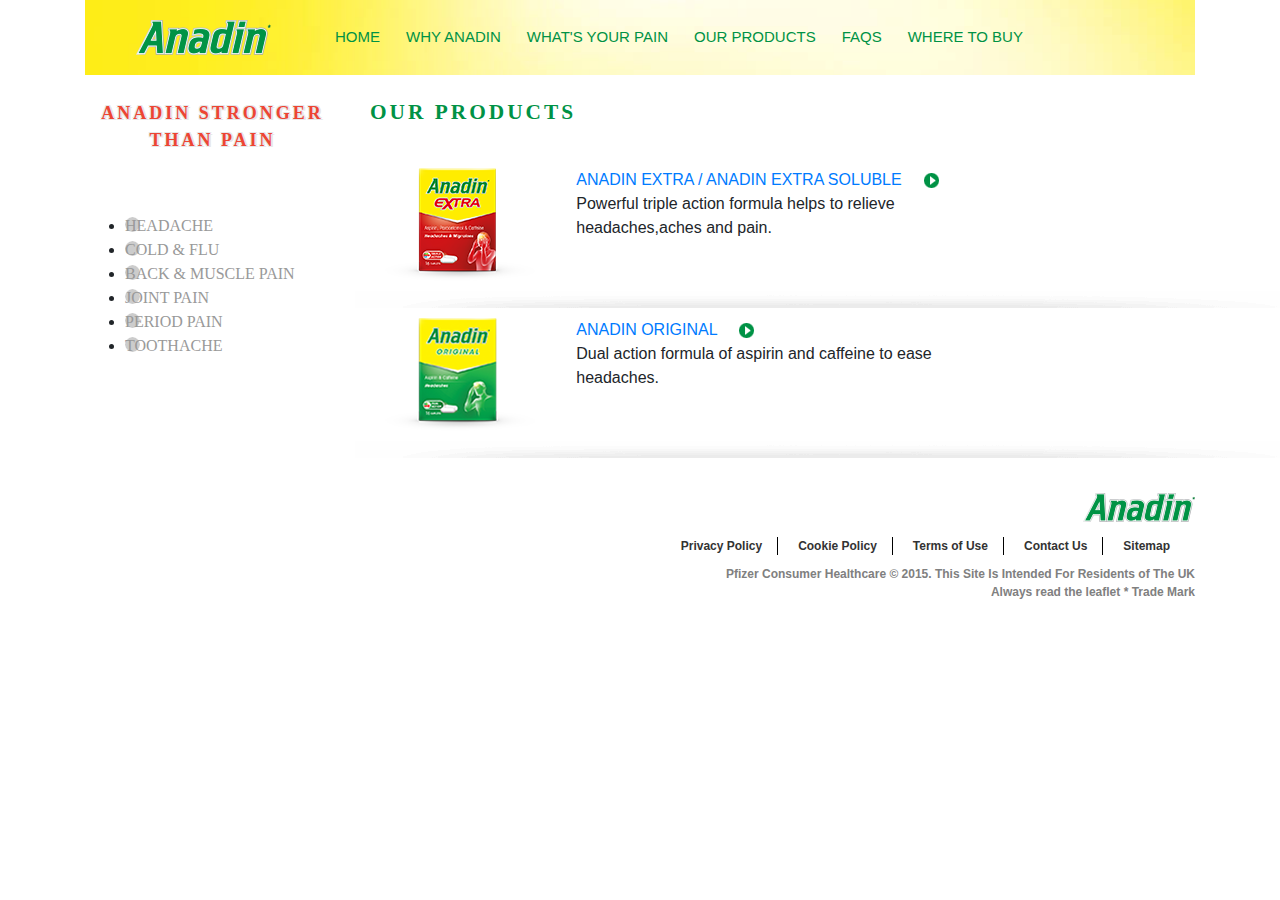
<file: our-products.html>
<!doctype html>
<html lang="en">

<head>
    <!-- Required meta tags -->
    <meta charset="utf-8">
    <meta name="viewport" content="width=device-width, initial-scale=1, shrink-to-fit=no">
    <!-- Custom CSS -->
    <link rel="stylesheet" href="assets/css/custom.css">
    <!-- Bootstrap CSS -->
    <link rel="stylesheet" href="assets/css/bootstrap.css">
    <title>Our Products | Anadin UK</title>

</head>

<body>

    <div class="container">
        <!-- navbar -->
        <nav class="navbar navbar-expand-lg navbar-light navbarBackgroundImg">
            <a class="navbar-brand" href="#"><img src="assets/img/logo.png" class="navbarLogo" alt="Anadin"></a>
            <button class="navbar-toggler" type="button" data-toggle="collapse" data-target="#navbarNav" aria-controls="navbarNav"
                aria-expanded="false" aria-label="Toggle navigation">
                <span class="navbar-toggler-icon"></span>
            </button>
            <div class="collapse navbar-collapse" id="navbarNav">
                <ul class="navbar-nav">
                    <li class="nav-item">
                        <a class="nav-link " href="index.html"><span class="menuFonts">HOME</span></a>
                    </li>
                    <li class="nav-item">
                        <a class="nav-link " href="why-anadin.html"><span class="menuFonts">WHY ANADIN</span></a>
                    </li>
                    <li class="nav-item">
                        <a class="nav-link " href="whats-your-pain.html"><span class="menuFonts">WHAT'S YOUR PAIN</span></a>
                    </li>
                    <li class="nav-item">
                        <a class="nav-link " href="our-products.html"><span class="menuFonts">OUR PRODUCTS</span></a>
                    </li>
                    <li class="nav-item">
                        <a class="nav-link " href="faq.html"><span class="menuFonts">FAQS</span></a>
                    </li>
                    <li class="nav-item">
                        <a class="nav-link" href="where.html"><span class="menuFonts">WHERE TO BUY</a>
                    </li>
                </ul>
            </div>
        </nav>


        <div class="wypContainer">
            <div class="row">
                <div class="col-12 col-md-3 col-sm-12 col-xs-12">

                    <p class="text-center astp">ANADIN STRONGER THAN PAIN</p>

                    <div class="wypMenu">
                        <ul class="wypMenuUlTag">
                            <li><a href="">HEADACHE</a></li>
                            <li><a href="">COLD & FLU</a></li>
                            <li><a href="">BACK & MUSCLE PAIN</a></li>
                            <li><a href="">JOINT PAIN</a></li>
                            <li><a href="">PERIOD PAIN</a></li>
                            <li><a href="">TOOTHACHE</a></li>
                        </ul>
                    </div>

                </div>
                <div class="col-9 col-md-9 col-sm-12 col-xs-12">
                    <div class="opTitle">
                        <h1 class="opTitleTag">OUR PRODUCTS</h1>
                    </div>

                    <div class="wypViewContent">
                        <div class="row opRow ">
                            <div class="col-12 opWrapper">
                                <div class="col-12 col-sm-12 col-md-3 text-center text-md-left float-sm-left">
                                    <img src="assets/img/products-anadin-extra.png" class="opProdViewImgTag">
                                </div>
                                <div class="col-12 col-sm-12 col-md-9 text-center text-md-left">
                                    <a href="our-products-anadin-extra-anadin-extra-soluble.html" class="opLinkTag">ANADIN
                                        EXTRA / ANADIN EXTRA SOLUBLE
                                        &nbsp;&nbsp;&nbsp; <span class="topFixLink">
                                            <img src="assets/img/sprite2-green.png"></span></a>
                                    <p class="opLinkTag"> Powerful triple action formula helps to relieve
                                        headaches,aches and pain.</p>
                                </div>
                            </div>
                            <img src="assets/img/bg-gray-shadow.png">

                            <div class="col-12 opWrapper">
                                <div class="col-12 col-sm-12 col-md-3 text-center text-md-left float-sm-left">
                                    <img src="assets/img/products-anadin-original.png" class="opProdViewImgTag">
                                </div>
                                <div class="col-12 col-sm-12 col-md-9 text-center text-md-left">
                                    <a href="#" class="opLinkTag">ANADIN ORIGINAL &nbsp;&nbsp;&nbsp;<span class="topFixLink">
                                            <img src="assets/img/sprite2-green.png"></span></a>
                                    <p class="opLinkTag"> Dual action formula of aspirin and caffeine to ease
                                        headaches.</p>
                                </div>
                            </div>
                            <img src="assets/img/bg-gray-shadow.png">
                        </div>
                    </div>
                </div>
            </div>
        </div>





        <!--footer area-->
        <footer>
            <div class="row">
                <div class="col-md-12 col-sm-12">
                    <ul class="footerLists float-md-right text-md-right float-sm-left text-sm-left">
                        <li class="footerLogo"><img src="assets/img/ft-logo.png"></li>
                        <li class="footerLinks float-md-right"><a href="#">Sitemap </a></li>
                        <li class="footerLinks float-md-right"><a href="contact-use.html">Contact Us </a></li>
                        <li class="footerLinks float-md-right"><a href="terms-of-use.html">Terms of Use </a></li>
                        <li class="footerLinks float-md-right"><a href="file:///C:/Users/User/Desktop/Vidizayn%20Projects/PfAnadin/homapage.html#"
                                data-toggle="modal" data-target=".outLinkModalCP">Cookie Policy </a></li>
                        <li class="footerLinks float-md-right"><a href="http://privacycenter.pfizer.com/en/wwwanadincouk-privacy-policy"
                                data-toggle="modal" data-target=".outLinkModalPP">Privacy Policy </a></li>
                        <li class="footerCompanyInfo float-sm-left float-md-none">Pfizer Consumer Healthcare © 2015.
                            This Site Is
                            Intended For Residents of The UK <br>Always read the leaflet * Trade Mark</li>

                    </ul>
                </div>
            </div>
        </footer>

    </div>

    <div class="container">

        <!--Footer PP Modal-->
        <!-- The Modal -->
        <div class="modal fade outLinkModalPP">
            <div class="modal-dialog modal-lg">
                <div class="modal-content">

                    <!-- Modal Header -->
                    <div class="modal-header">
                        <button type="button" class="close" data-dismiss="modal">&times;</button>
                    </div>

                    <!-- Modal body -->
                    <div class="modal-body">
                        <p>You are leaving Anadin UK (anadin.co.uk) a website of Pfizer.</p>

                        <p></p>Links to all outside websites are provided as a resource to our visitors. Pfizer accepts
                        no
                        responsibility for the content of other websites.
                    </div>

                    <div class="modal-footer">
                        <a class="btn-default" href="https://privacycenter.pfizer.com/en/uk" target="_blank"><button
                                type="button" class="btn btn-default" data-target="#PrivacyPolicy">OK</button></a>
                        <button type="button" role="button" class="btn btn-default" data-dismiss="modal">Cancel</button></a>
                    </div>
                </div>
            </div>
        </div>

        <!--Footer CP Modal-->
        <!-- The Modal -->
        <div class="modal fade outLinkModalCP" id="footerModal">
            <div class="modal-dialog modal-lg">
                <div class="modal-content">

                    <!-- Modal Header -->
                    <div class="modal-header">
                        <button type="button" class="close" data-dismiss="modal">&times;</button>
                    </div>

                    <!-- Modal body -->
                    <div class="modal-body">
                        <p>You are leaving Anadin UK (anadin.co.uk) a website of Pfizer.</p>

                        <p></p>Links to all outside websites are provided as a resource to our visitors. Pfizer accepts
                        no
                        responsibility for the content of other websites.
                    </div>

                    <div class="modal-footer">
                        <a class="btn-default" href="http://privacycenter.pfizer.com/en/wwwanadincouk-cookie-policy"
                            target="_blank"><button type="button" class="btn btn-default" data-target="#PrivacyPolicy">OK</button></a>
                        <button type="button" role="button" class="btn btn-default" data-dismiss="modal">Cancel</button></a>
                    </div>
                </div>
            </div>
        </div>
    </div>

    

    <!-- jQuery first, then Popper.js, then Bootstrap JS -->
    <script src="assets/js/jquery-3.3.1.slim.min.js"></script>
    <script src="assets/js/popper.min.js"></script>
    <script src="assets/js/bootstrap.min.js"></script>
</body>

</html>
</file>
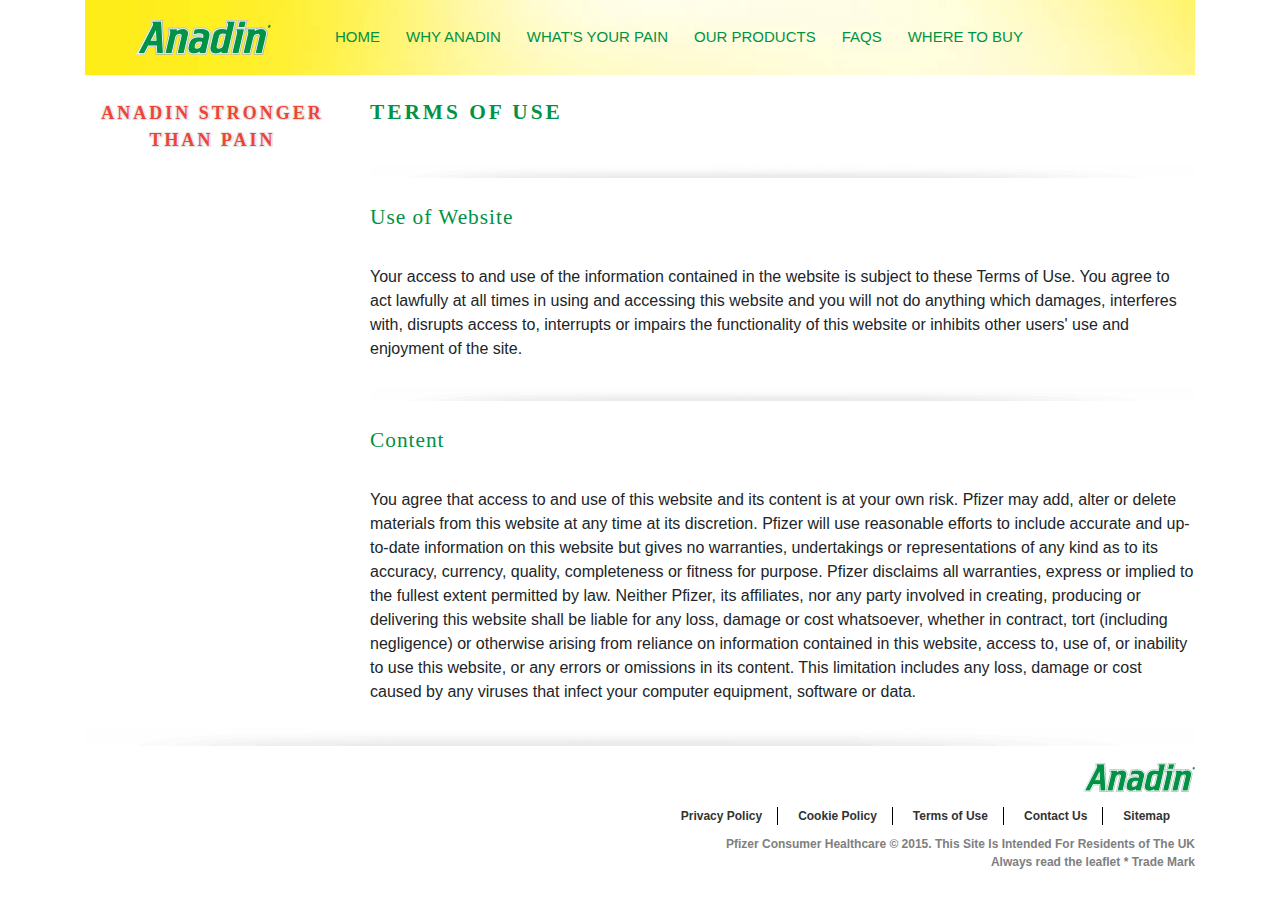
<file: terms-of-use.html>
<!doctype html>
<html lang="en">

<head>
  <!-- Required meta tags -->
  <meta charset="utf-8">
  <meta name="viewport" content="width=device-width, initial-scale=1, shrink-to-fit=no">
  <!-- Custom CSS -->
  <link rel="stylesheet" href="assets/css/custom.css">
  <!-- Bootstrap CSS -->
  <link rel="stylesheet" href="assets/css/bootstrap.css">
  <title>Therms of Use | Anadin UK</title>

</head>

<body>

  <div class="container">
    <!-- navbar -->
    <nav class="navbar navbar-expand-lg navbar-light navbarBackgroundImg">
      <a class="navbar-brand" href="#"><img src="assets/img/logo.png" class="navbarLogo" alt="Anadin"></a>
      <button class="navbar-toggler" type="button" data-toggle="collapse" data-target="#navbarNav" aria-controls="navbarNav"
        aria-expanded="false" aria-label="Toggle navigation">
        <span class="navbar-toggler-icon"></span>
      </button>
      <div class="collapse navbar-collapse" id="navbarNav">
        <ul class="navbar-nav">
          <li class="nav-item">
            <a class="nav-link " href="index.html"><span class="menuFonts">HOME</span></a>
          </li>
          <li class="nav-item">
            <a class="nav-link " href="why-anadin.html"><span class="menuFonts">WHY ANADIN</span></a>
          </li>
          <li class="nav-item">
            <a class="nav-link " href="whats-your-pain.html"><span class="menuFonts">WHAT'S YOUR PAIN</span></a>
          </li>
          <li class="nav-item">
            <a class="nav-link " href="our-products.html"><span class="menuFonts">OUR PRODUCTS</span></a>
          </li>
          <li class="nav-item">
            <a class="nav-link " href="faq.html"><span class="menuFonts">FAQS</span></a>
          </li>
          <li class="nav-item">
            <a class="nav-link" href="where.html"><span class="menuFonts">WHERE TO BUY</a>
          </li>
        </ul>
      </div>
    </nav>

    <div class="waContainer">
      <div class="row">
        <div class="col-12 col-md-3 col-sm-12 col-xs-12">
          <p class="text-center astp">ANADIN STRONGER THAN PAIN</p>
        </div>
        <div class="col-9 col-md-9 col-sm-12 col-xs-12">
          <div class="waTitle">
            <h1 class="touTitleTag">TERMS OF USE</h1>
          </div>
          <img class="imgUnderScore" src="assets/img/bg-gray-shadow.png">

          <div class="touWrapper">
            <p class="touDescribeTitle">Use of Website</p>
            <p class="touDescribe">Your access to and use of the information contained in the website is subject to
              these Terms of Use. You agree to act lawfully at all times in using and accessing this website and you
              will not do anything which damages, interferes with, disrupts access to, interrupts or impairs the
              functionality of this website or inhibits other users' use and enjoyment of the site.</p>
          </div>
          <img class="imgUnderScore" src="assets/img/bg-gray-shadow.png">

          <div class="touWrapper">
            <p class="touDescribeTitle">Content</p>
            <p class="touDescribe">You agree that access to and use of this website and its content is at your own
              risk. Pfizer may add, alter or delete materials from this website at any time at its discretion. Pfizer
              will use reasonable efforts to include accurate and up-to-date information on this website but gives no
              warranties, undertakings or representations of any kind as to its accuracy, currency, quality,
              completeness or fitness for purpose. Pfizer disclaims all warranties, express or implied to the fullest
              extent permitted by law. Neither Pfizer, its affiliates, nor any party involved in creating, producing or
              delivering this website shall be liable for any loss, damage or cost whatsoever, whether in contract,
              tort (including negligence) or otherwise arising from reliance on information contained in this website,
              access to, use of, or inability to use this website, or any errors or omissions in its content. This
              limitation includes any loss, damage or cost caused by any viruses that infect your computer equipment,
              software or data.</p>
          </div>

        </div>
      </div>
      <img class="imgUnderScore" src="assets/img/bg-gray-shadow.png">
    </div>

    <!--footer area-->
    <footer>
      <div class="row">
        <div class="col-md-12 col-sm-12">
          <ul class="footerLists float-md-right text-md-right float-sm-left text-sm-left">
            <li class="footerLogo"><img src="assets/img/ft-logo.png"></li>
            <li class="footerLinks float-md-right"><a href="#">Sitemap </a></li>
            <li class="footerLinks float-md-right"><a href="contact-use.html">Contact Us </a></li>
            <li class="footerLinks float-md-right"><a href="terms-of-use.html">Terms of Use </a></li>
            <li class="footerLinks float-md-right"><a href="file:///C:/Users/User/Desktop/Vidizayn%20Projects/PfAnadin/homapage.html#"
                data-toggle="modal" data-target=".outLinkModalCP">Cookie Policy </a></li>
            <li class="footerLinks float-md-right"><a href="http://privacycenter.pfizer.com/en/wwwanadincouk-privacy-policy"
                data-toggle="modal" data-target=".outLinkModalPP">Privacy Policy </a></li>
            <li class="footerCompanyInfo float-sm-left float-md-none">Pfizer Consumer Healthcare © 2015. This Site Is
              Intended For Residents of The UK <br>Always read the leaflet * Trade Mark</li>

          </ul>
        </div>
      </div>
    </footer>
  </div>

  <div class="container">

    <!--Footer PP Modal-->
    <!-- The Modal -->
    <div class="modal fade outLinkModalPP">
      <div class="modal-dialog modal-lg">
        <div class="modal-content">

          <!-- Modal Header -->
          <div class="modal-header">
            <button type="button" class="close" data-dismiss="modal">&times;</button>
          </div>

          <!-- Modal body -->
          <div class="modal-body">
            <p>You are leaving Anadin UK (anadin.co.uk) a website of Pfizer.</p>

            <p></p>Links to all outside websites are provided as a resource to our visitors. Pfizer accepts no
            responsibility for the content of other websites.
          </div>

          <div class="modal-footer">
            <a class="btn-default" href="https://privacycenter.pfizer.com/en/uk" target="_blank"><button type="button"
                class="btn btn-default" data-target="#PrivacyPolicy">OK</button></a>
            <button type="button" role="button" class="btn btn-default" data-dismiss="modal">Cancel</button></a>
          </div>
        </div>
      </div>
    </div>

    <!--Footer CP Modal-->
    <!-- The Modal -->
    <div class="modal fade outLinkModalCP" id="footerModal">
      <div class="modal-dialog modal-lg">
        <div class="modal-content">

          <!-- Modal Header -->
          <div class="modal-header">
            <button type="button" class="close" data-dismiss="modal">&times;</button>
          </div>

          <!-- Modal body -->
          <div class="modal-body">
            <p>You are leaving Anadin UK (anadin.co.uk) a website of Pfizer.</p>

            <p></p>Links to all outside websites are provided as a resource to our visitors. Pfizer accepts no
            responsibility for the content of other websites.
          </div>

          <div class="modal-footer">
            <a class="btn-default" href="http://privacycenter.pfizer.com/en/wwwanadincouk-cookie-policy" target="_blank"><button
                type="button" class="btn btn-default" data-target="#PrivacyPolicy">OK</button></a>
            <button type="button" role="button" class="btn btn-default" data-dismiss="modal">Cancel</button></a>
          </div>
        </div>
      </div>
    </div>
  </div>

  </div>

  <!-- jQuery first, then Popper.js, then Bootstrap JS -->
  <script src="assets/js/jquery-3.3.1.slim.min.js"></script>
  <script src="assets/js/popper.min.js"></script>
  <script src="assets/js/bootstrap.min.js"></script>
</body>

</html>
</file>
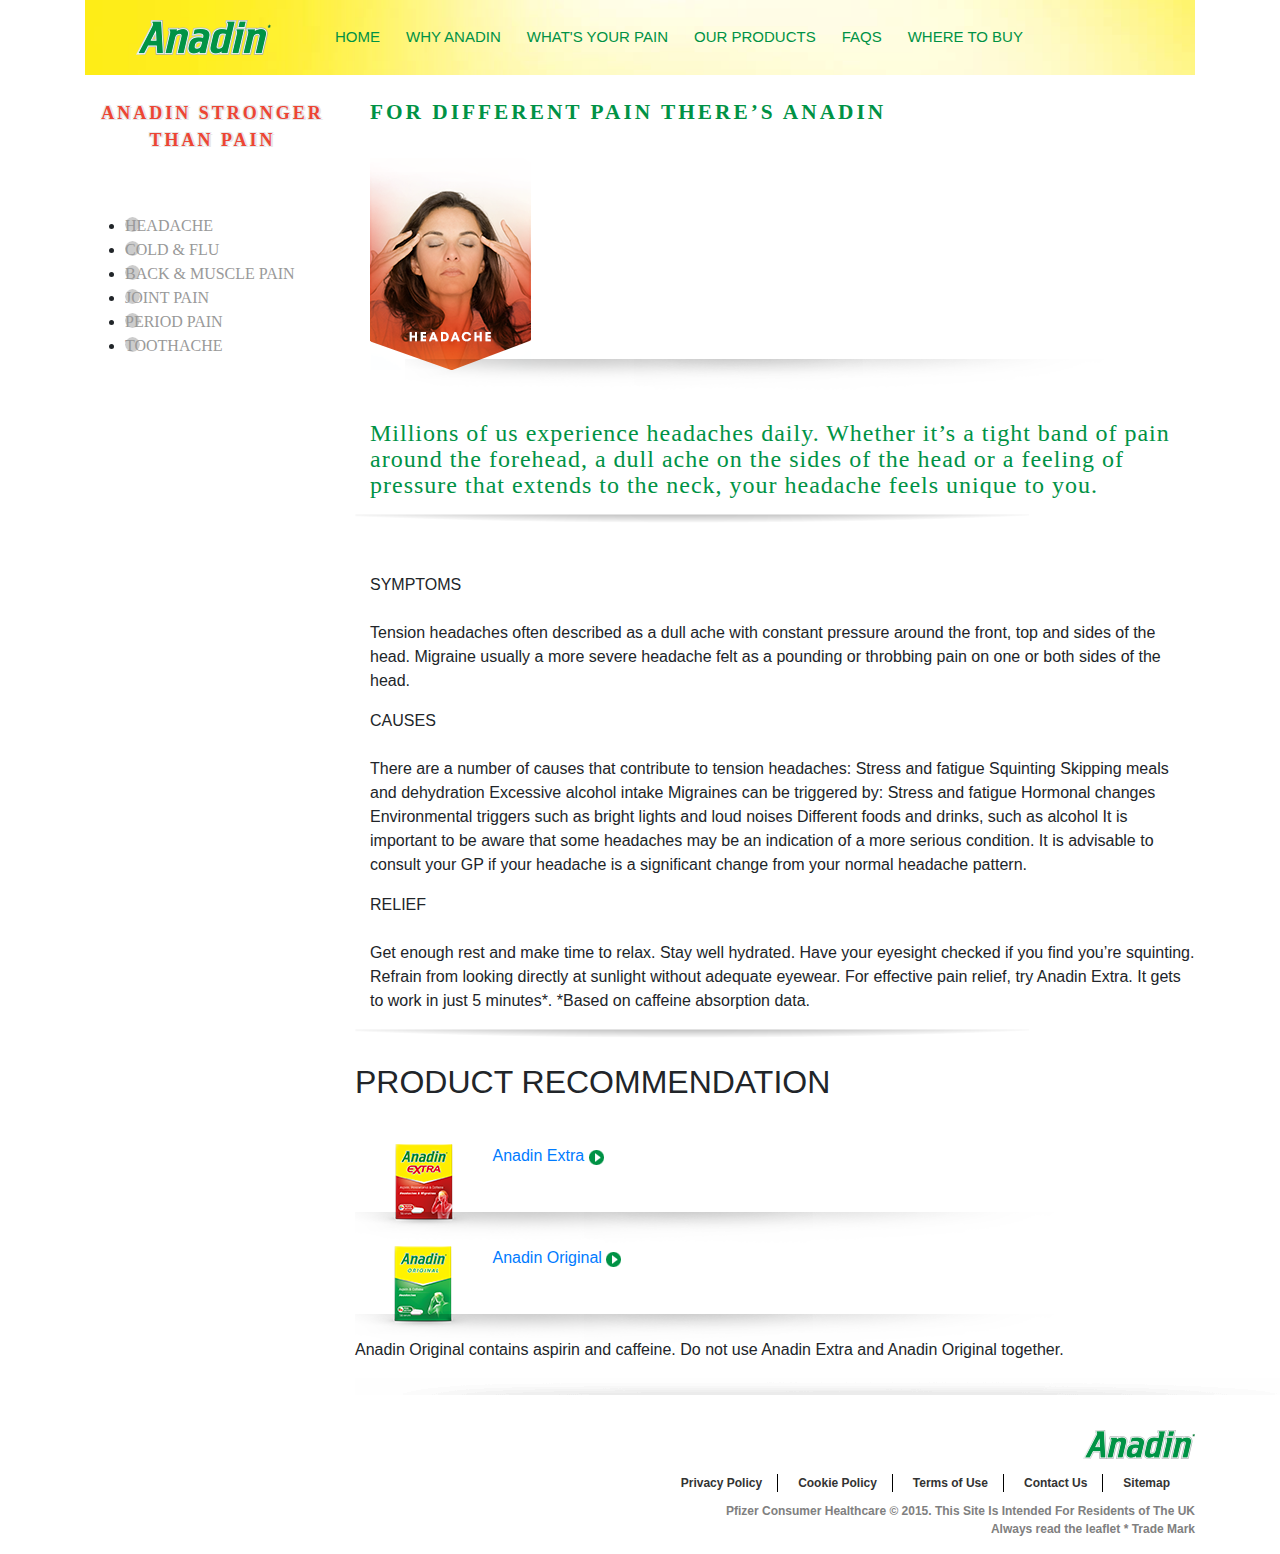
<file: whats-your-pain-headache.html>
<!doctype html>
<html lang="en">

<head>
    <!-- Required meta tags -->
    <meta charset="utf-8">
    <meta name="viewport" content="width=device-width, initial-scale=1, shrink-to-fit=no">
    <!-- Custom CSS -->
    <link rel="stylesheet" href="assets/css/custom.css">
    <!-- Bootstrap CSS -->
    <link rel="stylesheet" href="assets/css/bootstrap.css">
    <title>For Different Pain There's Anadin | Anadin UK</title>

</head>

<body>

    <div class="container">
        <!-- navbar -->
        <nav class="navbar navbar-expand-lg navbar-light navbarBackgroundImg">
            <a class="navbar-brand" href="#"><img src="assets/img/logo.png" class="navbarLogo" alt="Anadin"></a>
            <button class="navbar-toggler" type="button" data-toggle="collapse" data-target="#navbarNav" aria-controls="navbarNav"
                aria-expanded="false" aria-label="Toggle navigation">
                <span class="navbar-toggler-icon"></span>
            </button>
            <div class="collapse navbar-collapse" id="navbarNav">
                <ul class="navbar-nav">
                    <li class="nav-item">
                        <a class="nav-link " href="index.html"><span class="menuFonts">HOME</span></a>
                    </li>
                    <li class="nav-item">
                        <a class="nav-link " href="why-anadin.html"><span class="menuFonts">WHY ANADIN</span></a>
                    </li>
                    <li class="nav-item">
                        <a class="nav-link " href="whats-your-pain.html"><span class="menuFonts">WHAT'S YOUR PAIN</span></a>
                    </li>
                    <li class="nav-item">
                        <a class="nav-link " href="our-products.html"><span class="menuFonts">OUR PRODUCTS</span></a>
                    </li>
                    <li class="nav-item">
                        <a class="nav-link " href="faq.html"><span class="menuFonts">FAQS</span></a>
                    </li>
                    <li class="nav-item">
                        <a class="nav-link" href="where.html"><span class="menuFonts">WHERE TO BUY</a>
                    </li>
                </ul>
            </div>
        </nav>


        <div class="wypContainer">
            <div class="row">
                <div class="col-12 col-md-3 col-sm-12 col-xs-12">

                    <p class="text-center astp">ANADIN STRONGER THAN PAIN</p>

                    <div class="wypMenu">
                        <ul class="wypMenuUlTag">
                            <li><a href="">HEADACHE</a></li>
                            <li><a href="">COLD & FLU</a></li>
                            <li><a href="">BACK & MUSCLE PAIN</a></li>
                            <li><a href="">JOINT PAIN</a></li>
                            <li><a href="">PERIOD PAIN</a></li>
                            <li><a href="">TOOTHACHE</a></li>
                        </ul>
                    </div>

                </div>
                <div class="col-9 col-md-9 col-sm-12 col-xs-12">
                    <div class="wypTitle">
                        <h1 class="wypTitleTag">FOR DIFFERENT PAIN THERE’S ANADIN</h1>
                    </div>

                    <div class="wypViewContent">
                        <div class="row wypRow ">
                            <div class="col-md-12 col-sm-12  text-center text-sm-left">
                                <img src="assets/img/whats-headache_0.png" class="wypProdLeftImg">
                                <img src="assets/img/divider-whats-your-painlanding.png" class="wypShadowDetailPage">
                            </div>
                            <div class="col-md-12 col-sm-12 wypProdWrapper">
                                <p class="wypProdDetailDesc text-center text-sm-left">
                                    Millions of us experience headaches daily. Whether it’s a tight band of pain around
                                    the forehead, a dull ache on the sides of the head or a feeling of pressure that
                                    extends to the neck, your headache feels unique to you.

                                </p>
                            </div>
                            <img src="assets/img/what-ur-pain-divider-3.png">

                            <div class="col-12 wypProdWrapper wypProdBody">
                                <p class="wypProdDetailSymptoms">
                                    SYMPTOMS<br><br>
                                    Tension headaches
                                    often described as a dull ache with constant pressure around the front, top and
                                    sides of the head.

                                    Migraine
                                    usually a more severe headache felt as a pounding or throbbing pain on one or both
                                    sides of the head.
                                </p>

                                <p class="wypProdDetailCauses">
                                    CAUSES <br><br>
                                    There are a number of causes that contribute to tension headaches:

                                    Stress and fatigue
                                    Squinting
                                    Skipping meals and dehydration
                                    Excessive alcohol intake
                                    Migraines can be triggered by:

                                    Stress and fatigue
                                    Hormonal changes
                                    Environmental triggers such as bright lights and loud noises
                                    Different foods and drinks, such as alcohol
                                    It is important to be aware that some headaches may be an indication of a more
                                    serious condition.
                                    It is advisable to consult your GP if your headache is a significant change from
                                    your normal headache pattern.
                                </p>


                                <p class="wypProdDetailRelief">
                                    RELIEF <br><br>
                                    Get enough rest and make time to relax.
                                    Stay well hydrated.
                                    Have your eyesight checked if you find you’re squinting.
                                    Refrain from looking directly at sunlight without adequate eyewear.
                                    For effective pain relief, try Anadin Extra. It gets to work in just 5 minutes*.
                                    *Based on caffeine absorption data.
                                </p>

                            </div>

                            <img src="assets/img/what-ur-pain-divider-3.png">

                            <div class="row wypDetailRecommendedContainer">

                                <div class="col-12 wypRecommendedTitle text-center text-sm-left">
                                    <h2 class="wypRecommendedHTag">PRODUCT RECOMMENDATION</h2>
                                </div>
                                <div class="col-12 wypDetailRecomWrapper">
                                    <div class="col-12 col-sm-2 text-center text-sm-left float-sm-left">
                                        <img src="assets/img/p-headache-recom-img-1.png" class="wypRecommendedImgTag">
                                    </div>
                                    <div class="col-12 col-sm-10 text-center text-sm-left">
                                        <a href="#" class="wypRecomATag">Anadin Extra <span class="topFixLink">
                                                <img src="assets/img/sprite2-green.png"></span></a>
                                        <img src="assets/img/divider-whats-your-painlanding.png" class="wypRecomShadow">
                                    </div>
                                </div>

                                <div class="col-12 wypDetailRecomWrapper">
                                    <div class="col-12 col-sm-2 text-center text-sm-left float-sm-left">
                                        <img src="assets/img/p-headache-recom-img-2.png" class="wypRecommendedImgTag">
                                    </div>
                                    <div class="col-12 col-sm-10 text-center text-sm-left">
                                        <a href="#" class="wypRecomATag">Anadin Original <span class="topFixLink">
                                                <img src="assets/img/sprite2-green.png"></span></a>
                                        <img src="assets/img/divider-whats-your-painlanding.png" class="wypRecomShadow">
                                    </div>

                                </div>

                                <div class="col-12 wypRecomPTagWrap">
                                    <p class="wypRecomPTag text-left">Anadin Original contains aspirin and caffeine. Do
                                        not use Anadin Extra and Anadin Original together.</p>
                                </div>

                            </div>

                            <img src="assets/img/bg-gray-shadow.png">
                        </div>


                    </div>
                </div>
            </div>
        </div>





        <!--footer area-->
        <footer>
            <div class="row">
                <div class="col-md-12 col-sm-12">
                    <ul class="footerLists float-md-right text-md-right float-sm-left text-sm-left">
                        <li class="footerLogo"><img src="assets/img/ft-logo.png"></li>
                        <li class="footerLinks float-md-right"><a href="#">Sitemap </a></li>
                        <li class="footerLinks float-md-right"><a href="contact-use.html">Contact Us </a></li>
                        <li class="footerLinks float-md-right"><a href="terms-of-use.html">Terms of Use </a></li>
                        <li class="footerLinks float-md-right"><a href="file:///C:/Users/User/Desktop/Vidizayn%20Projects/PfAnadin/homapage.html#"
                                data-toggle="modal" data-target=".outLinkModalCP">Cookie Policy </a></li>
                        <li class="footerLinks float-md-right"><a href="http://privacycenter.pfizer.com/en/wwwanadincouk-privacy-policy"
                                data-toggle="modal" data-target=".outLinkModalPP">Privacy Policy </a></li>
                        <li class="footerCompanyInfo float-sm-left float-md-none">Pfizer Consumer Healthcare © 2015.
                            This Site Is
                            Intended For Residents of The UK <br>Always read the leaflet * Trade Mark</li>

                    </ul>
                </div>
            </div>
        </footer>

    </div>

    <div class="container">

        <!--Footer PP Modal-->
        <!-- The Modal -->
        <div class="modal fade outLinkModalPP">
            <div class="modal-dialog modal-lg">
                <div class="modal-content">

                    <!-- Modal Header -->
                    <div class="modal-header">
                        <button type="button" class="close" data-dismiss="modal">&times;</button>
                    </div>

                    <!-- Modal body -->
                    <div class="modal-body">
                        <p>You are leaving Anadin UK (anadin.co.uk) a website of Pfizer.</p>

                        <p></p>Links to all outside websites are provided as a resource to our visitors. Pfizer accepts
                        no
                        responsibility for the content of other websites.
                    </div>

                    <div class="modal-footer">
                        <a class="btn-default" href="https://privacycenter.pfizer.com/en/uk" target="_blank"><button
                                type="button" class="btn btn-default" data-target="#PrivacyPolicy">OK</button></a>
                        <button type="button" role="button" class="btn btn-default" data-dismiss="modal">Cancel</button></a>
                    </div>
                </div>
            </div>
        </div>

        <!--Footer CP Modal-->
        <!-- The Modal -->
        <div class="modal fade outLinkModalCP" id="footerModal">
            <div class="modal-dialog modal-lg">
                <div class="modal-content">

                    <!-- Modal Header -->
                    <div class="modal-header">
                        <button type="button" class="close" data-dismiss="modal">&times;</button>
                    </div>

                    <!-- Modal body -->
                    <div class="modal-body">
                        <p>You are leaving Anadin UK (anadin.co.uk) a website of Pfizer.</p>

                        <p></p>Links to all outside websites are provided as a resource to our visitors. Pfizer accepts
                        no
                        responsibility for the content of other websites.
                    </div>

                    <div class="modal-footer">
                        <a class="btn-default" href="http://privacycenter.pfizer.com/en/wwwanadincouk-cookie-policy"
                            target="_blank"><button type="button" class="btn btn-default" data-target="#PrivacyPolicy">OK</button></a>
                        <button type="button" role="button" class="btn btn-default" data-dismiss="modal">Cancel</button></a>
                    </div>
                </div>
            </div>
        </div>
    </div>

    </div>


    <!-- jQuery first, then Popper.js, then Bootstrap JS -->
    <script src="assets/js/jquery-3.3.1.slim.min.js"></script>
    <script src="assets/js/popper.min.js"></script>
    <script src="assets/js/bootstrap.min.js"></script>
</body>

</html>
</file>
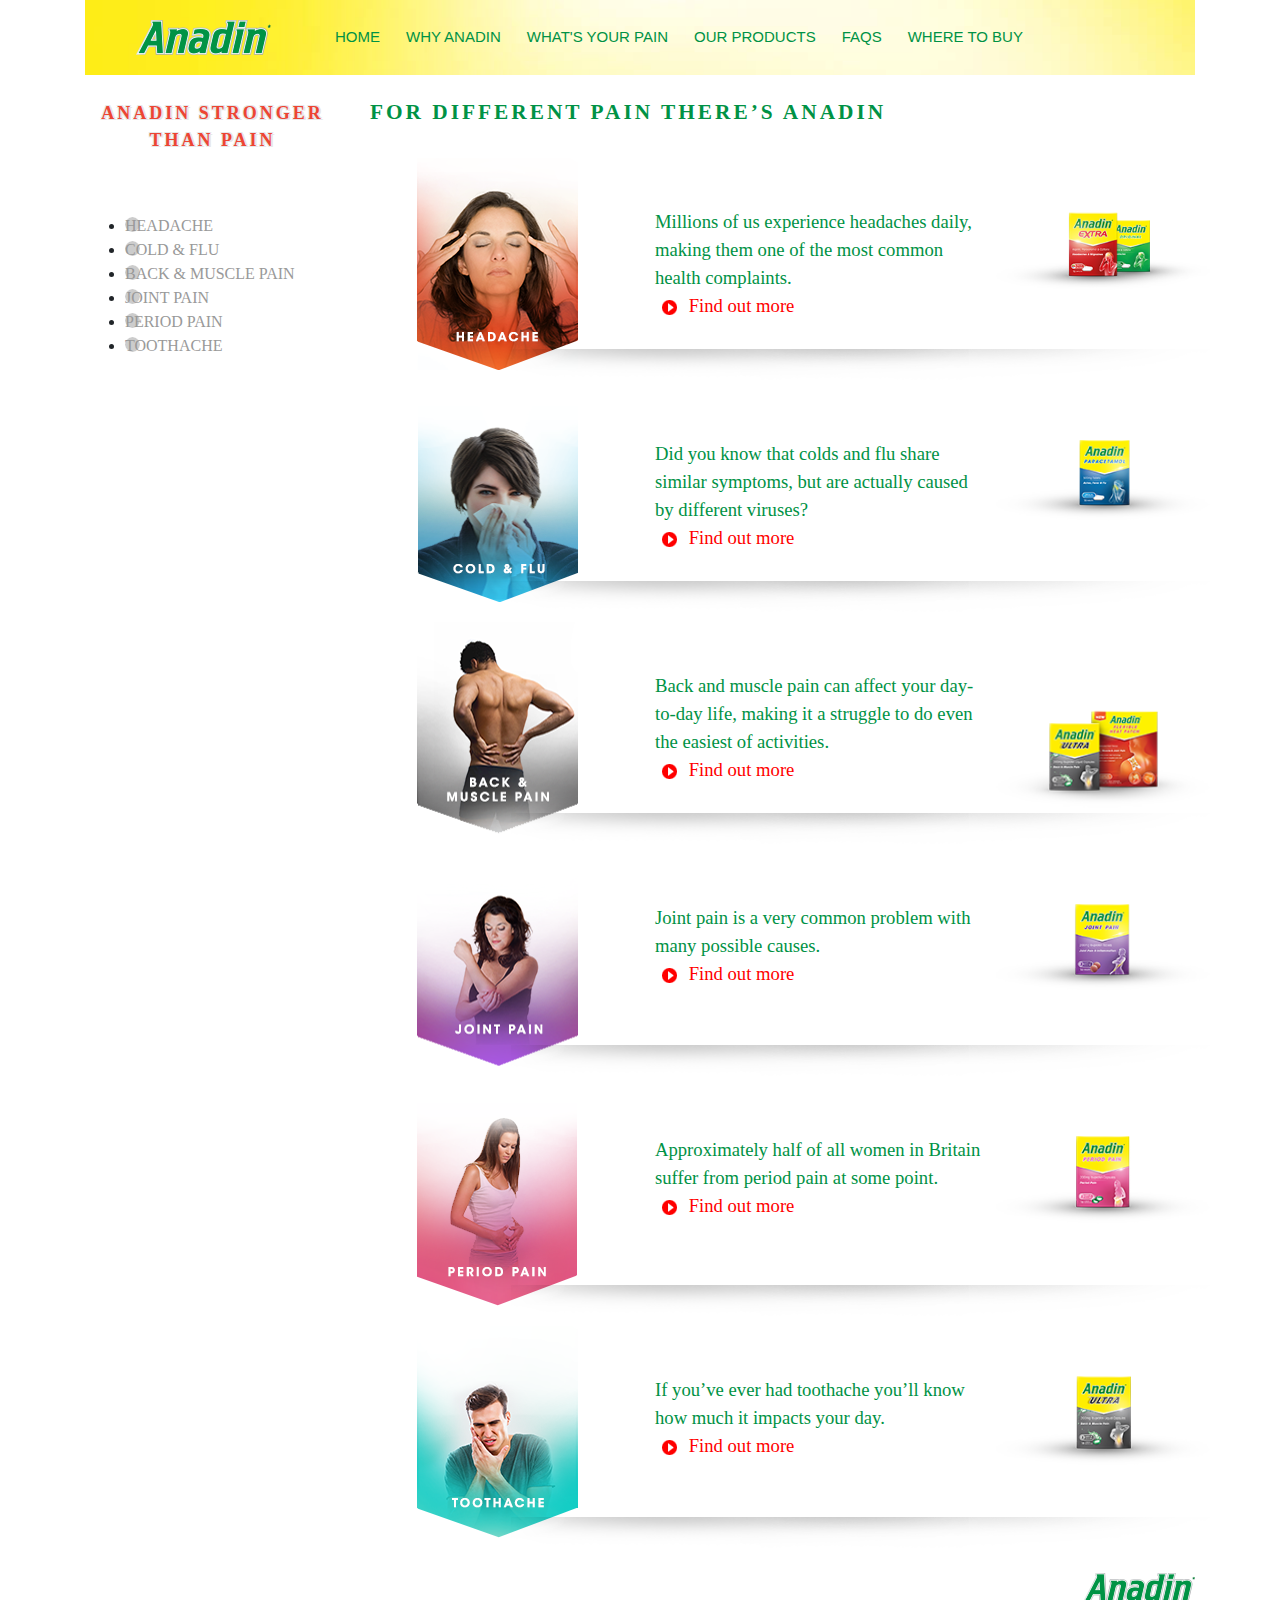
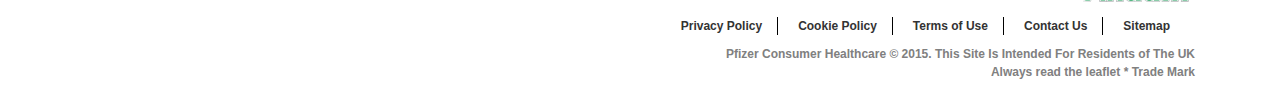
<file: whats-your-pain.html>
<!doctype html>
<html lang="en">

<head>
    <!-- Required meta tags -->
    <meta charset="utf-8">
    <meta name="viewport" content="width=device-width, initial-scale=1, shrink-to-fit=no">
    <!-- Custom CSS -->
    <link rel="stylesheet" href="assets/css/custom.css">
    <!-- Bootstrap CSS -->
    <link rel="stylesheet" href="assets/css/bootstrap.css">
    <title>For Different Pain There's Anadin | Anadin UK</title>

</head>

<body>

    <div class="container">
        <!-- navbar -->
        <nav class="navbar navbar-expand-lg navbar-light navbarBackgroundImg">
            <a class="navbar-brand" href="#"><img src="assets/img/logo.png" class="navbarLogo" alt="Anadin"></a>
            <button class="navbar-toggler" type="button" data-toggle="collapse" data-target="#navbarNav" aria-controls="navbarNav"
                aria-expanded="false" aria-label="Toggle navigation">
                <span class="navbar-toggler-icon"></span>
            </button>
            <div class="collapse navbar-collapse" id="navbarNav">
                <ul class="navbar-nav">
                    <li class="nav-item">
                        <a class="nav-link " href="index.html"><span class="menuFonts">HOME</span></a>
                    </li>
                    <li class="nav-item">
                        <a class="nav-link " href="why-anadin.html"><span class="menuFonts">WHY ANADIN</span></a>
                    </li>
                    <li class="nav-item">
                        <a class="nav-link " href="whats-your-pain.html"><span class="menuFonts">WHAT'S YOUR PAIN</span></a>
                    </li>
                    <li class="nav-item">
                        <a class="nav-link " href="our-products.html"><span class="menuFonts">OUR PRODUCTS</span></a>
                    </li>
                    <li class="nav-item">
                        <a class="nav-link " href="faq.html"><span class="menuFonts">FAQS</span></a>
                    </li>
                    <li class="nav-item">
                        <a class="nav-link" href="where.html"><span class="menuFonts">WHERE TO BUY</a>
                    </li>
                </ul>
            </div>
        </nav>


        <div class="wypContainer">
            <div class="row">
                <div class="col-12 col-md-3 col-sm-12 col-xs-12">

                    <p class="text-center astp">ANADIN STRONGER THAN PAIN</p>

                    <div class="wypMenu">
                        <ul class="wypMenuUlTag">
                            <li><a href="">HEADACHE</a></li>
                            <li><a href="">COLD & FLU</a></li>
                            <li><a href="">BACK & MUSCLE PAIN</a></li>
                            <li><a href="">JOINT PAIN</a></li>
                            <li><a href="">PERIOD PAIN</a></li>
                            <li><a href="">TOOTHACHE</a></li>
                        </ul>
                    </div>

                </div>
                <div class="col-9 col-md-9 col-sm-12 col-xs-12">
                    <div class="wypTitle">
                        <h1 class="wypTitleTag">FOR DIFFERENT PAIN THERE’S ANADIN</h1>
                    </div>

                    <div class="wypViewContent">
                        <div class="row wypRow">
                            <div class="col-md-4 col-sm-12  text-xs-center text-center">
                                <img src="assets/img/whats-headache_0.png" class="wypProdLeftImg">
                            </div>
                            <div class="col-md-5 col-sm-12 wypProdWrapper">
                                <p class="wypProdDesc text-center text-sm-left">
                                    Millions of us experience headaches daily, making them one of the most common
                                    health complaints.
                                    <br>
                                    <span class="topFixLink">
                                        <img src="assets/img/sprite1.png">
                                        <a href="whats-your-pain-headache.html" class="contentLinkRed">Find out more</a></span>
                                </p>
                            </div>
                            <div class="col-md-3 col-sm-12  text-xs-center text-center wypProdWrapper">
                                <img src="assets/img/what-ur-pain-right-img-1_0.png" class="wypProdRightImg align-middle">
                            </div>
                            <img src="assets/img/divider-whats-your-painlanding.png" class="wypShadow">
                        </div>

                        <div class="row wypRow">
                            <div class="col-md-4 col-sm-12  text-xs-center text-center ">
                                <img src="assets/img/whats-cold-n-flu-2.png" class="wypProdLeftImg">
                            </div>
                            <div class="col-md-5 col-sm-12 wypProdWrapper">
                                <p class="wypProdDesc text-center text-sm-left">
                                    Did you know that colds and flu share similar symptoms, but are actually caused by
                                    different viruses?
                                    <br>
                                    <span class="topFixLink">
                                        <img src="assets/img/sprite1.png">
                                        <a href="#" class="contentLinkRed">Find out more</a></span>
                                </p>
                            </div>
                            <div class="col-md-3 col-sm-12  text-xs-center text-center wypProdWrapper">
                                <img src="assets/img/what-ur-pain-right-img-2.png" class="wypProdRightImg align-middle">
                            </div>
                            <img src="assets/img/divider-whats-your-painlanding.png" class="wypShadow">
                        </div>

                        <div class="row wypRow">
                            <div class="col-md-4 col-sm-12  text-xs-center text-center">
                                <img src="assets/img/whats-back-n-mucles-pain-1_0.png" class="wypProdLeftImg">
                            </div>
                            <div class="col-md-5 col-sm-12">
                                <p class="wypProdDesc text-center text-sm-left wypProdWrapper">
                                    Back and muscle pain can affect your day-to-day life, making it a struggle to do
                                    even the easiest of activities.
                                    <br>
                                    <span class="topFixLink">
                                        <img src="assets/img/sprite1.png">
                                        <a href="#" class="contentLinkRed">Find out more</a></span>
                                </p>
                            </div>
                            <div class="col-md-3 col-sm-12  text-xs-center text-center wypProdWrapper">
                                <img src="assets/img/what-ur-pain-right-img-3.png" class="wypProdRightImg align-middle">
                            </div>
                            <img src="assets/img/divider-whats-your-painlanding.png" class="wypShadow">
                        </div>

                        <div class="row wypRow">
                            <div class="col-md-4 col-sm-12  text-xs-center text-center">
                                <img src="assets/img/whats-joint-pain-1_0.png" class="wypProdLeftImg">
                            </div>
                            <div class="col-md-5 col-sm-12 wypProdWrapper">
                                <p class="wypProdDesc text-center text-sm-left">
                                    Joint pain is a very common problem with many possible causes.
                                    <br>
                                    <span class="topFixLink">
                                        <img src="assets/img/sprite1.png">
                                        <a href="#" class="contentLinkRed">Find out more</a></span>
                                </p>
                            </div>
                            <div class="col-md-3 col-sm-12  text-xs-center text-center wypProdWrapper">
                                <img src="assets/img/what-ur-pain-right-img-4.png" class="wypProdRightImg align-middle">
                            </div>
                            <img src="assets/img/divider-whats-your-painlanding.png" class="wypShadow">
                        </div>

                        <div class="row wypRow">
                            <div class="col-md-4 col-sm-12  text-xs-center text-center">
                                <img src="assets/img/whats-period-pain-1.png" class="wypProdLeftImg">
                            </div>
                            <div class="col-md-5 col-sm-12 wypProdWrapper">
                                <p class="wypProdDesc text-center text-sm-left ">
                                    Approximately half of all women in Britain suffer from period pain at some point.
                                    <br>
                                    <span class="topFixLink">
                                        <img src="assets/img/sprite1.png">
                                        <a href="#" class="contentLinkRed">Find out more</a></span>
                                </p>
                            </div>
                            <div class="col-md-3 col-sm-12  text-xs-center text-center wypProdWrapper">
                                <img src="assets/img/what-ur-pain-right-img-5.png" class="wypProdRightImg align-middle">
                            </div>
                            <img src="assets/img/divider-whats-your-painlanding.png" class="wypShadow">
                        </div>

                        <div class="row wypRow">
                            <div class="col-md-4 col-sm-12  text-xs-center text-center">
                                <img src="assets/img/whats-toothache.png" class="wypProdLeftImg">
                            </div>
                            <div class="col-md-5 col-sm-12 wypProdWrapper">
                                <p class="wypProdDesc text-center text-sm-left">
                                    If you’ve ever had toothache you’ll know how much it impacts your day.
                                    <br>
                                    <span class="topFixLink">
                                        <img src="assets/img/sprite1.png">
                                        <a href="#" class="contentLinkRed">Find out more</a></span>
                                </p>
                            </div>
                            <div class="col-md-3 col-sm-12  text-xs-center text-center wypProdWrapper">
                                <img src="assets/img/what-ur-pain-right-img-6.png" class="wypProdRightImg align-middle">
                            </div>
                            <img src="assets/img/divider-whats-your-painlanding.png" class="wypShadow">
                        </div>
                    </div>
                </div>
            </div>
        </div>





        <!--footer area-->
        <footer>
            <div class="row">
                <div class="col-md-12 col-sm-12">
                    <ul class="footerLists float-md-right text-md-right float-sm-left text-sm-left">
                        <li class="footerLogo"><img src="assets/img/ft-logo.png"></li>
                        <li class="footerLinks float-md-right"><a href="#">Sitemap </a></li>
                        <li class="footerLinks float-md-right"><a href="contact-use.html">Contact Us </a></li>
                        <li class="footerLinks float-md-right"><a href="terms-of-use.html">Terms of Use </a></li>
                        <li class="footerLinks float-md-right"><a href="file:///C:/Users/User/Desktop/Vidizayn%20Projects/PfAnadin/homapage.html#"
                                data-toggle="modal" data-target=".outLinkModalCP">Cookie Policy </a></li>
                        <li class="footerLinks float-md-right"><a href="http://privacycenter.pfizer.com/en/wwwanadincouk-privacy-policy"
                                data-toggle="modal" data-target=".outLinkModalPP">Privacy Policy </a></li>
                        <li class="footerCompanyInfo float-sm-left float-md-none">Pfizer Consumer Healthcare © 2015.
                            This Site Is
                            Intended For Residents of The UK <br>Always read the leaflet * Trade Mark</li>

                    </ul>
                </div>
            </div>
        </footer>

    </div>

    <div class="container">

        <!--Footer PP Modal-->
        <!-- The Modal -->
        <div class="modal fade outLinkModalPP">
            <div class="modal-dialog modal-lg">
                <div class="modal-content">

                    <!-- Modal Header -->
                    <div class="modal-header">
                        <button type="button" class="close" data-dismiss="modal">&times;</button>
                    </div>

                    <!-- Modal body -->
                    <div class="modal-body">
                        <p>You are leaving Anadin UK (anadin.co.uk) a website of Pfizer.</p>

                        <p></p>Links to all outside websites are provided as a resource to our visitors. Pfizer accepts
                        no
                        responsibility for the content of other websites.
                    </div>

                    <div class="modal-footer">
                        <a class="btn-default" href="https://privacycenter.pfizer.com/en/uk" target="_blank"><button
                                type="button" class="btn btn-default" data-target="#PrivacyPolicy">OK</button></a>
                        <button type="button" role="button" class="btn btn-default" data-dismiss="modal">Cancel</button></a>
                    </div>
                </div>
            </div>
        </div>

        <!--Footer CP Modal-->
        <!-- The Modal -->
        <div class="modal fade outLinkModalCP" id="footerModal">
            <div class="modal-dialog modal-lg">
                <div class="modal-content">

                    <!-- Modal Header -->
                    <div class="modal-header">
                        <button type="button" class="close" data-dismiss="modal">&times;</button>
                    </div>

                    <!-- Modal body -->
                    <div class="modal-body">
                        <p>You are leaving Anadin UK (anadin.co.uk) a website of Pfizer.</p>

                        <p></p>Links to all outside websites are provided as a resource to our visitors. Pfizer accepts
                        no
                        responsibility for the content of other websites.
                    </div>

                    <div class="modal-footer">
                        <a class="btn-default" href="http://privacycenter.pfizer.com/en/wwwanadincouk-cookie-policy"
                            target="_blank"><button type="button" class="btn btn-default" data-target="#PrivacyPolicy">OK</button></a>
                        <button type="button" role="button" class="btn btn-default" data-dismiss="modal">Cancel</button></a>
                    </div>
                </div>
            </div>
        </div>
    </div>

    </div>

    <!-- jQuery first, then Popper.js, then Bootstrap JS -->
    <script src="assets/js/jquery-3.3.1.slim.min.js"></script>
    <script src="assets/js/popper.min.js"></script>
    <script src="assets/js/bootstrap.min.js"></script>
</body>

</html>
</file>
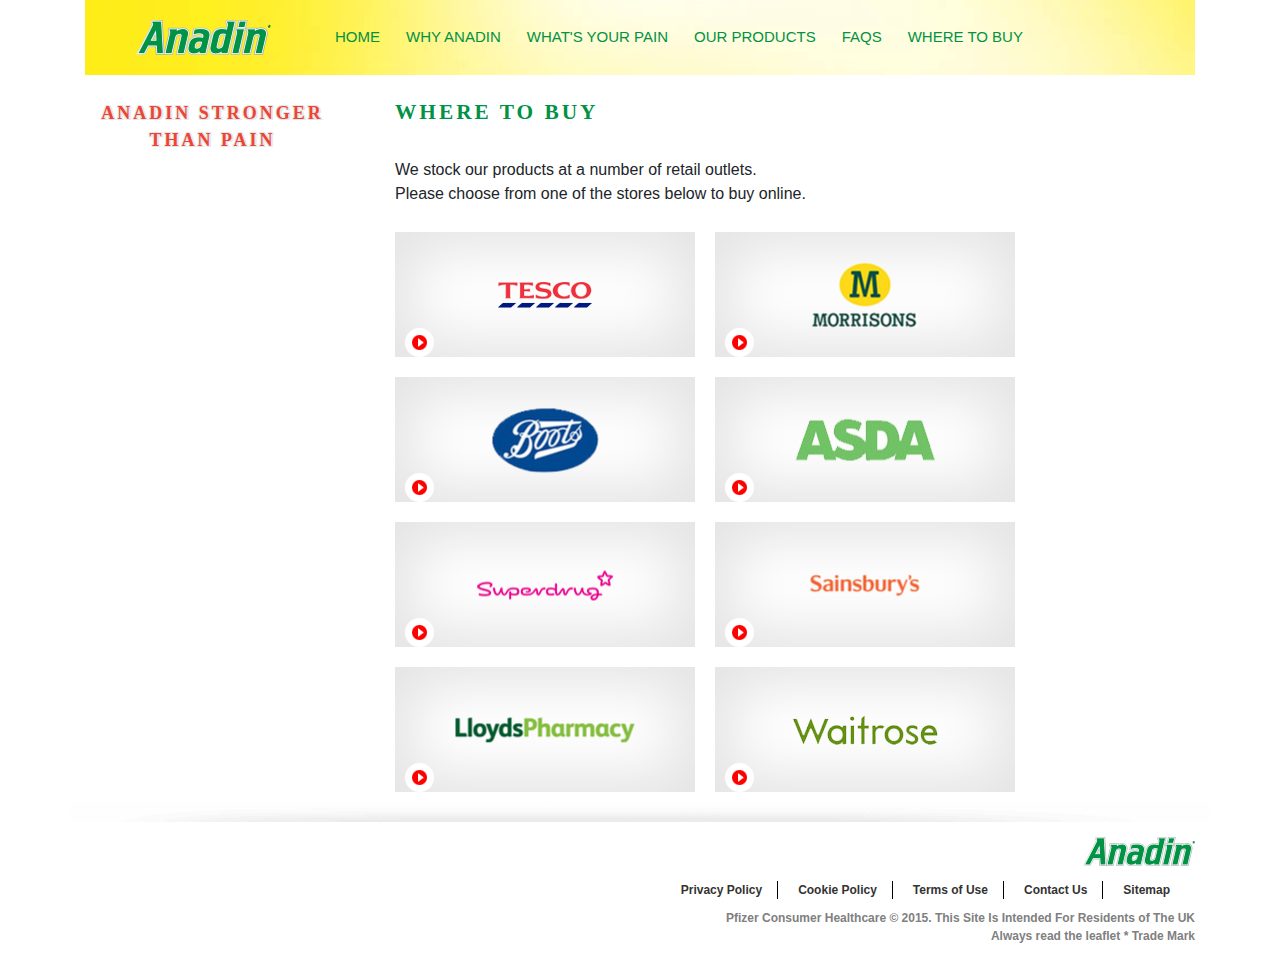
<file: where.html>
<!doctype html>
<html lang="en">

<head>
  <!-- Required meta tags -->
  <meta charset="utf-8">
  <meta name="viewport" content="width=device-width, initial-scale=1, shrink-to-fit=no">
  <!-- Custom CSS -->
  <link rel="stylesheet" href="assets/css/custom.css">
  <!-- Bootstrap CSS -->
  <link rel="stylesheet" href="assets/css/bootstrap.css">
  <title>Where To Buy | Anadin UK</title>

</head>

<body>

  <div class="container">
    <!-- navbar -->
    <nav class="navbar navbar-expand-lg navbar-light navbarBackgroundImg">
      <a class="navbar-brand" href="#"><img src="assets/img/logo.png" class="navbarLogo" alt="Anadin"></a>
      <button class="navbar-toggler" type="button" data-toggle="collapse" data-target="#navbarNav" aria-controls="navbarNav"
        aria-expanded="false" aria-label="Toggle navigation">
        <span class="navbar-toggler-icon"></span>
      </button>
      <div class="collapse navbar-collapse" id="navbarNav">
        <ul class="navbar-nav">
          <li class="nav-item">
            <a class="nav-link " href="index.html"><span class="menuFonts">HOME</span></a>
          </li>
          <li class="nav-item">
            <a class="nav-link " href="why-anadin.html"><span class="menuFonts">WHY ANADIN</span></a>
          </li>
          <li class="nav-item">
            <a class="nav-link " href="whats-your-pain.html"><span class="menuFonts">WHAT'S YOUR PAIN</span></a>
          </li>
          <li class="nav-item">
            <a class="nav-link " href="our-products.html"><span class="menuFonts">OUR PRODUCTS</span></a>
          </li>
          <li class="nav-item">
            <a class="nav-link " href="faq.html"><span class="menuFonts">FAQS</span></a>
          </li>
          <li class="nav-item">
            <a class="nav-link" href="where.html"><span class="menuFonts">WHERE TO BUY</a>
          </li>
        </ul>
      </div>
    </nav>

    <div class="whrContainer">
      <div class="row">
        <div class="col-12 col-md-3 col-sm-12 col-xs-12">

          <p class="text-center astp">ANADIN STRONGER THAN PAIN</p>

        </div>
        <div class="col-9 col-md-9 col-sm-12 col-xs-12">
          <div class="waTitle">
            <h1 class="whrTitleTag">WHERE TO BUY</h1>
          </div>
          <div class="whrSubTitle">
            <p class="whrSubTitleTag">We stock our products at a number of retail outlets. <br>
              Please choose from one of the stores below to buy online.</p>
          </div>


          <div class="col-12 text-left">
            <div class="whrBoxes">
              <a href="https://www.tesco.com">
                <div class="whrBox float-left">
                  <div class="whrBImg1">
                    <img src="assets/img/where-thumb-1.png">
                  </div>
                  <div class="whrB1Play1">
                    <img src="assets/img/sprite1.png">
                  </div>
                </div>
              </a>

              <a href="https://groceries.morrisons.com/webshop/startWebshop.do">
                <div class="whrBox float-left">
                  <div class="whrBImg1">
                    <img src="assets/img/where-thumb-2.png">
                  </div>
                  <div class="whrB1Play1">
                    <img src="assets/img/sprite1.png">
                  </div>
                </div>
              </a>

              <a href="https://www.boots.com">
                <div class="whrBox float-left">
                  <div class="whrBImg1">
                    <img src="assets/img/where-thumb-3.png">
                  </div>
                  <div class="whrB1Play1">
                    <img src="assets/img/sprite1.png">
                  </div>
                </div>
              </a>

              <a href="https://www.asda.com">
                <div class="whrBox float-left">
                  <div class="whrBImg1">
                    <img src="assets/img/where-thumb-4.png">
                  </div>
                  <div class="whrB1Play1">
                    <img src="assets/img/sprite1.png">
                  </div>
                </div>
              </a>

              <a href="https://www.superdrug.com">
                <div class="whrBox float-left">
                  <div class="whrBImg1">
                    <img src="assets/img/where-thumb-5.png">
                  </div>
                  <div class="whrB1Play1">
                    <img src="assets/img/sprite1.png">
                  </div>
                </div>
              </a>

              <a href="https://www.sainsburys.co.uk">
                <div class="whrBox float-left">
                  <div class="whrBImg1">
                    <img src="assets/img/where-thumb-6.png">
                  </div>
                  <div class="whrB1Play1">
                    <img src="assets/img/sprite1.png">
                  </div>
                </div>
              </a>

              <a href="https://www.lloydspharmacy.com">
                <div class="whrBox float-left">
                  <div class="whrBImg1">
                    <img src="assets/img/where-thumb-7.png">
                  </div>
                  <div class="whrB1Play1">
                    <img src="assets/img/sprite1.png">
                  </div>
                </div>
              </a>

              <a href="https://www.waitrose.com/">
                <div class="whrBox float-left">
                  <div class="whrBImg1">
                    <img src="assets/img/where-thumb-8.png">
                  </div>
                  <div class="whrB1Play1">
                    <img src="assets/img/sprite1.png">
                  </div>
                </div>
              </a>
            </div>
          </div>
        </div>
        <img class="imgUnderScore" src="assets/img/bg-gray-shadow.png">
      </div>
    </div>

    <!--footer area-->
    <footer>
      <div class="row">
        <div class="col-md-12 col-sm-12">
          <ul class="footerLists float-md-right text-md-right float-sm-left text-sm-left">
            <li class="footerLogo"><img src="assets/img/ft-logo.png"></li>
            <li class="footerLinks float-md-right"><a href="#">Sitemap </a></li>
            <li class="footerLinks float-md-right"><a href="contact-use.html">Contact Us </a></li>
            <li class="footerLinks float-md-right"><a href="terms-of-use.html">Terms of Use </a></li>
            <li class="footerLinks float-md-right"><a href="file:///C:/Users/User/Desktop/Vidizayn%20Projects/PfAnadin/homapage.html#"
                data-toggle="modal" data-target=".outLinkModalCP">Cookie Policy </a></li>
            <li class="footerLinks float-md-right"><a href="http://privacycenter.pfizer.com/en/wwwanadincouk-privacy-policy"
                data-toggle="modal" data-target=".outLinkModalPP">Privacy Policy </a></li>
            <li class="footerCompanyInfo float-sm-left float-md-none">Pfizer Consumer Healthcare © 2015. This Site Is
              Intended For Residents of The UK <br>Always read the leaflet * Trade Mark</li>

          </ul>
        </div>
      </div>
    </footer>

  </div>

  <div class="container">

    <!--Footer PP Modal-->
    <!-- The Modal -->
    <div class="modal fade outLinkModalPP">
      <div class="modal-dialog modal-lg">
        <div class="modal-content">

          <!-- Modal Header -->
          <div class="modal-header">
            <button type="button" class="close" data-dismiss="modal">&times;</button>
          </div>

          <!-- Modal body -->
          <div class="modal-body">
            <p>You are leaving Anadin UK (anadin.co.uk) a website of Pfizer.</p>

            <p></p>Links to all outside websites are provided as a resource to our visitors. Pfizer accepts no
            responsibility for the content of other websites.
          </div>

          <div class="modal-footer">
            <a class="btn-default" href="https://privacycenter.pfizer.com/en/uk" target="_blank"><button type="button"
                class="btn btn-default" data-target="#PrivacyPolicy">OK</button></a>
            <button type="button" role="button" class="btn btn-default" data-dismiss="modal">Cancel</button></a>
          </div>
        </div>
      </div>
    </div>

    <!--Footer CP Modal-->
    <!-- The Modal -->
    <div class="modal fade outLinkModalCP" id="footerModal">
      <div class="modal-dialog modal-lg">
        <div class="modal-content">

          <!-- Modal Header -->
          <div class="modal-header">
            <button type="button" class="close" data-dismiss="modal">&times;</button>
          </div>

          <!-- Modal body -->
          <div class="modal-body">
            <p>You are leaving Anadin UK (anadin.co.uk) a website of Pfizer.</p>

            <p></p>Links to all outside websites are provided as a resource to our visitors. Pfizer accepts no
            responsibility for the content of other websites.
          </div>

          <div class="modal-footer">
            <a class="btn-default" href="http://privacycenter.pfizer.com/en/wwwanadincouk-cookie-policy" target="_blank"><button
                type="button" class="btn btn-default" data-target="#PrivacyPolicy">OK</button></a>
            <button type="button" role="button" class="btn btn-default" data-dismiss="modal">Cancel</button></a>
          </div>
        </div>
      </div>
    </div>
  </div>



  <!-- jQuery first, then Popper.js, then Bootstrap JS -->
  <script src="assets/js/jquery-3.3.1.slim.min.js"></script>
  <script src="assets/js/popper.min.js"></script>
  <script src="assets/js/bootstrap.min.js"></script>
</body>

</html>
</file>
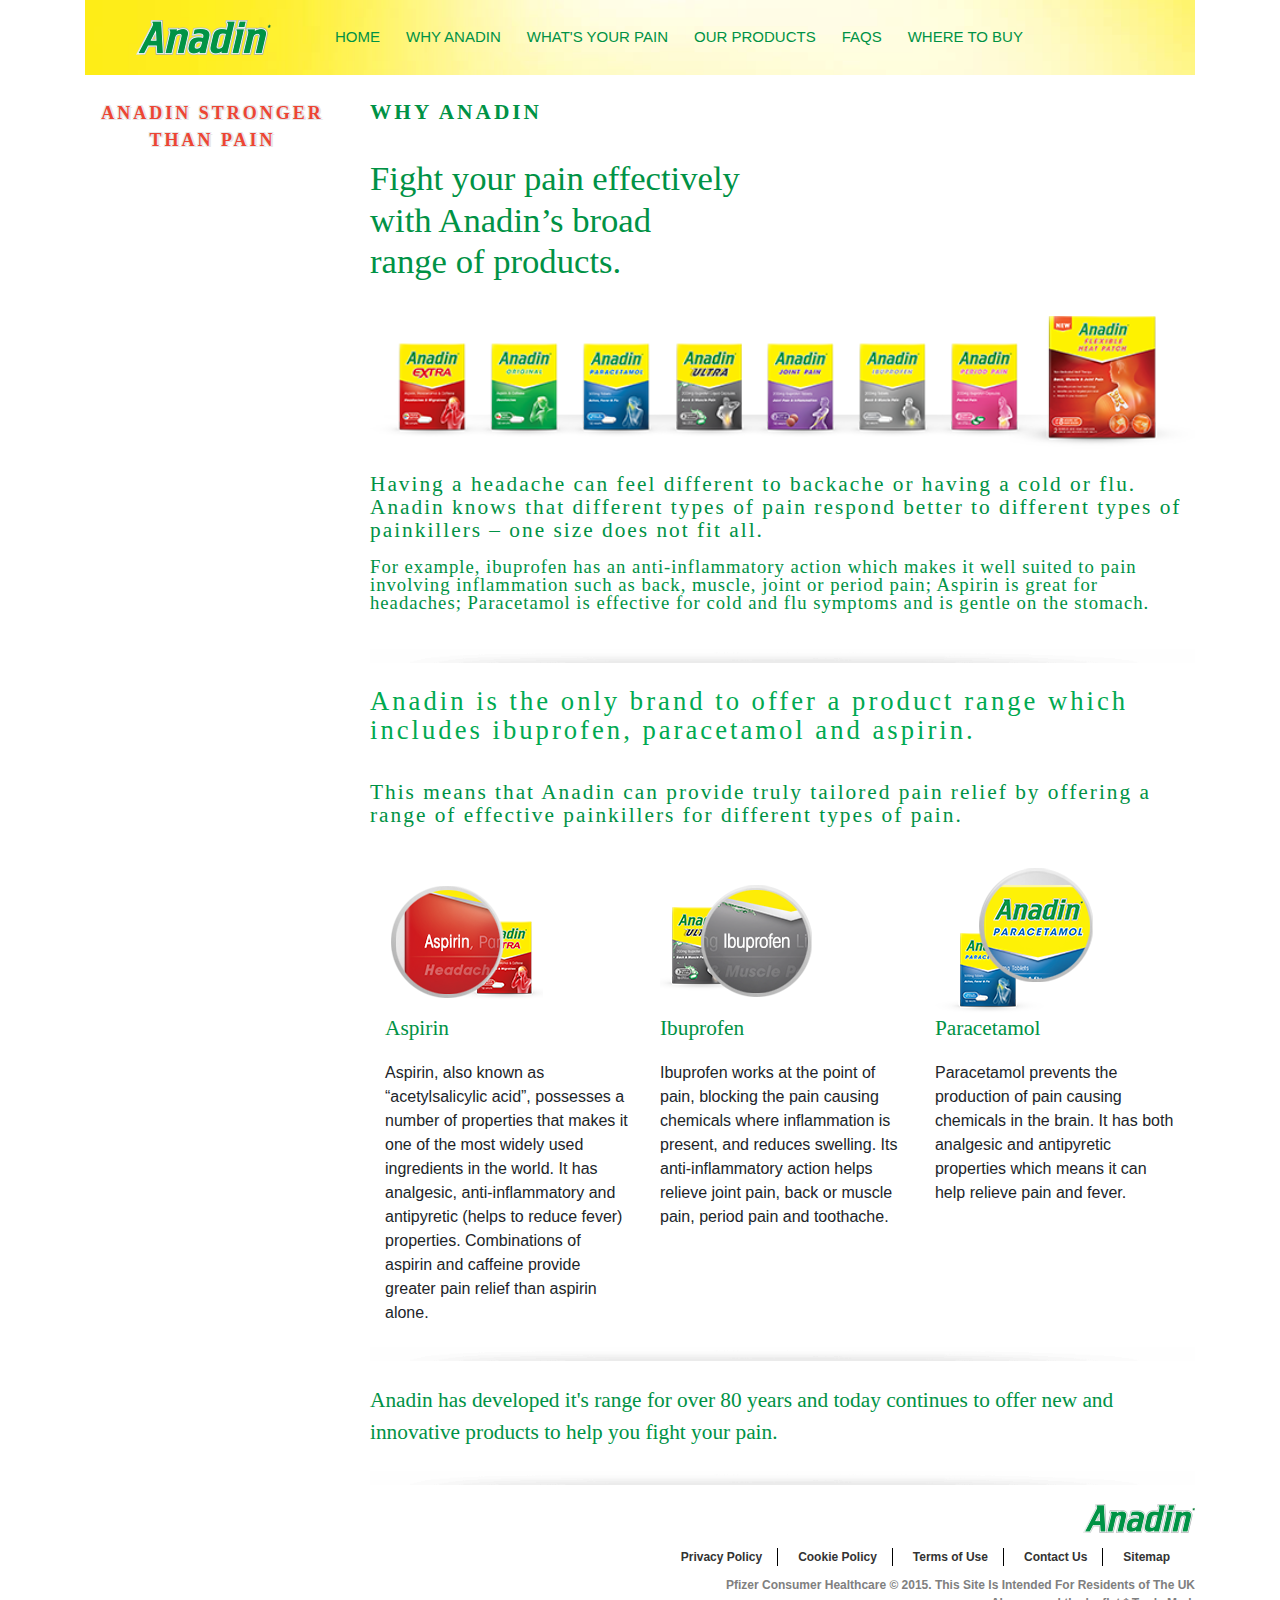
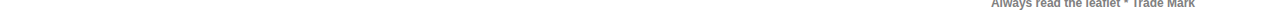
<file: why-anadin.html>
<!doctype html>
<html lang="en">

<head>
    <!-- Required meta tags -->
    <meta charset="utf-8">
    <meta name="viewport" content="width=device-width, initial-scale=1, shrink-to-fit=no">
    <!-- Custom CSS -->
    <link rel="stylesheet" href="assets/css/custom.css">
    <!-- Bootstrap CSS -->
    <link rel="stylesheet" href="assets/css/bootstrap.css">
    <title>Why Anadin | Anadin UK</title>

</head>

<body>

    <div class="container">
        <!-- navbar -->
        <nav class="navbar navbar-expand-lg navbar-light navbarBackgroundImg">
            <a class="navbar-brand" href="#"><img src="assets/img/logo.png" class="navbarLogo" alt="Anadin"></a>
            <button class="navbar-toggler" type="button" data-toggle="collapse" data-target="#navbarNav" aria-controls="navbarNav"
                aria-expanded="false" aria-label="Toggle navigation">
                <span class="navbar-toggler-icon"></span>
            </button>
            <div class="collapse navbar-collapse" id="navbarNav">
                <ul class="navbar-nav">
                    <li class="nav-item">
                        <a class="nav-link " href="index.html"><span class="menuFonts">HOME</span></a>
                    </li>
                    <li class="nav-item">
                        <a class="nav-link " href="why-anadin.html"><span class="menuFonts">WHY ANADIN</span></a>
                    </li>
                    <li class="nav-item">
                        <a class="nav-link " href="whats-your-pain.html"><span class="menuFonts">WHAT'S YOUR PAIN</span></a>
                    </li>
                    <li class="nav-item">
                        <a class="nav-link " href="our-products.html"><span class="menuFonts">OUR PRODUCTS</span></a>
                    </li>
                    <li class="nav-item">
                        <a class="nav-link " href="faq.html"><span class="menuFonts">FAQS</span></a>
                    </li>
                    <li class="nav-item">
                        <a class="nav-link" href="where.html"><span class="menuFonts">WHERE TO BUY</a>
                    </li>
                </ul>
            </div>
        </nav>

        <div class="waContainer">
            <div class="row">
                <div class="col-12 col-md-3 col-sm-12 col-xs-12">

                    <p class="text-center astp">ANADIN STRONGER THAN PAIN</p>

                </div>
                <div class="col-9 col-md-9 col-sm-12 col-xs-12">
                    <div class="waTitle">
                        <h1 class="waTitleTag">WHY ANADIN</h1>
                    </div>
                    <div class="waSubTitle">
                        <h2 class="waSubTitleTag">Fight your pain effectively <br>
                            with Anadin’s broad <br>
                            range of products.</h2>
                    </div>
                    <div class="waImg">
                        <img src="assets/img/why-products-img-1.png" class="waImgTag">
                    </div>
                    <div class="waDescription1">
                        <br>
                        <p class="waDescription1PTag">Having a headache can feel different to backache or having
                            a cold or flu. Anadin knows that different types of pain
                            respond better to different types of painkillers
                            – one size does not fit all.
                        </p>
                        <p class="waDescription1P2Tag">
                            For example, ibuprofen has an anti-inflammatory action which makes it well suited to pain
                            involving inflammation such as back, muscle, joint or period pain; Aspirin is great for
                            headaches; Paracetamol is effective for cold and flu symptoms and is gentle on the stomach.</p>
                    </div>
                    <img class="imgUnderScore" src="assets/img/bg-gray-shadow.png">
                    <div class="waDescription2">
                        <p class="waDescription2PTag">Anadin is the only brand to offer a
                            product range which includes ibuprofen,
                            paracetamol and aspirin. </p>
                        <p class="waDescription2P2Tag">This means that Anadin can provide truly tailored pain relief by
                            offering a range
                            of
                            effective painkillers for different types of pain.</p>
                    </div>
                    <div class="waSubItems">
                        <div class="waSubItem1 col-sm-12 col-md-4 float-left">
                            <img src="assets/img/why-thumbnail-1-1.png">
                            <p class="waSubItem1Title">Aspirin</p>
                            <p class="waSubItem1Description"> Aspirin, also known as “acetylsalicylic acid”, possesses
                                a number of properties that
                                makes
                                it one of the most widely used ingredients in the world. It has analgesic,
                                anti-inflammatory and antipyretic (helps to reduce fever) properties.

                                Combinations of aspirin and caffeine provide greater pain relief than aspirin alone.</p>
                        </div>
                        <div class="waSubItem2 col-sm-12 col-md-4 float-left">
                            <img src="assets/img/why-thumbnail-2-1.png">
                            <p class="waSubItem2Title">Ibuprofen</p>
                            <p class="waSubItem2Description">
                                Ibuprofen works at the point of pain, blocking the pain causing chemicals where
                                inflammation is present, and reduces swelling.

                                Its anti-inflammatory action helps relieve joint pain, back or muscle pain, period pain
                                and
                                toothache.</p>
                        </div>
                        <div class="waSubItem3 col-sm-12 col-md-4 float-left">
                            <img src="assets/img/why-thumbnail-3-1.png">
                            <p class="waSubItem3Title">Paracetamol </p>
                            <p class="waSubItem1Description">
                                Paracetamol prevents the production of pain causing chemicals in the brain. It has both
                                analgesic and antipyretic properties which means it can help relieve pain and fever.</p>
                        </div>
                    </div>
                    <img class="imgUnderScore" src="assets/img/bg-gray-shadow.png">

                    <div class="waBottomDescription">
                        <p class="waBottomDescriptionTag">Anadin has developed it's range for over 80 years and today
                            continues to offer new and
                            innovative products to help you fight your pain.</p>
                    </div>
                    <img class="imgUnderScore" src="assets/img/bg-gray-shadow.png">



                </div>
            </div>
        </div>





        <!--footer area-->
        <footer>
            <div class="row">
                <div class="col-md-12 col-sm-12">
                    <ul class="footerLists float-md-right text-md-right float-sm-left text-sm-left">
                        <li class="footerLogo"><img src="assets/img/ft-logo.png"></li>
                        <li class="footerLinks float-md-right"><a href="#">Sitemap </a></li>
                        <li class="footerLinks float-md-right"><a href="contact-use.html">Contact Us </a></li>
                        <li class="footerLinks float-md-right"><a href="terms-of-use.html">Terms of Use </a></li>
                        <li class="footerLinks float-md-right"><a href="file:///C:/Users/User/Desktop/Vidizayn%20Projects/PfAnadin/homapage.html#"
                                data-toggle="modal" data-target=".outLinkModalCP">Cookie Policy </a></li>
                        <li class="footerLinks float-md-right"><a href="http://privacycenter.pfizer.com/en/wwwanadincouk-privacy-policy"
                                data-toggle="modal" data-target=".outLinkModalPP">Privacy Policy </a></li>
                        <li class="footerCompanyInfo float-sm-left float-md-none">Pfizer Consumer Healthcare © 2015.
                            This Site Is
                            Intended For Residents of The UK <br>Always read the leaflet * Trade Mark</li>

                    </ul>
                </div>
            </div>
        </footer>

    </div>

    <div class="container">

        <!--Footer PP Modal-->
        <!-- The Modal -->
        <div class="modal fade outLinkModalPP">
            <div class="modal-dialog modal-lg">
                <div class="modal-content">

                    <!-- Modal Header -->
                    <div class="modal-header">
                        <button type="button" class="close" data-dismiss="modal">&times;</button>
                    </div>

                    <!-- Modal body -->
                    <div class="modal-body">
                        <p>You are leaving Anadin UK (anadin.co.uk) a website of Pfizer.</p>

                        <p></p>Links to all outside websites are provided as a resource to our visitors. Pfizer accepts
                        no
                        responsibility for the content of other websites.
                    </div>

                    <div class="modal-footer">
                        <a class="btn-default" href="https://privacycenter.pfizer.com/en/uk" target="_blank"><button
                                type="button" class="btn btn-default" data-target="#PrivacyPolicy">OK</button></a>
                        <button type="button" role="button" class="btn btn-default" data-dismiss="modal">Cancel</button></a>
                    </div>
                </div>
            </div>
        </div>

        <!--Footer CP Modal-->
        <!-- The Modal -->
        <div class="modal fade outLinkModalCP" id="footerModal">
            <div class="modal-dialog modal-lg">
                <div class="modal-content">

                    <!-- Modal Header -->
                    <div class="modal-header">
                        <button type="button" class="close" data-dismiss="modal">&times;</button>
                    </div>

                    <!-- Modal body -->
                    <div class="modal-body">
                        <p>You are leaving Anadin UK (anadin.co.uk) a website of Pfizer.</p>

                        <p></p>Links to all outside websites are provided as a resource to our visitors. Pfizer accepts
                        no
                        responsibility for the content of other websites.
                    </div>

                    <div class="modal-footer">
                        <a class="btn-default" href="http://privacycenter.pfizer.com/en/wwwanadincouk-cookie-policy"
                            target="_blank"><button type="button" class="btn btn-default" data-target="#PrivacyPolicy">OK</button></a>
                        <button type="button" role="button" class="btn btn-default" data-dismiss="modal">Cancel</button></a>
                    </div>
                </div>
            </div>
        </div>
    </div>




    <!-- jQuery first, then Popper.js, then Bootstrap JS -->
    <script src="assets/js/jquery-3.3.1.slim.min.js"></script>
    <script src="assets/js/popper.min.js"></script>
    <script src="assets/js/bootstrap.min.js"></script>
</body>

</html>
</file>
<file: assets/css/custom.css>
@font-face {
    font-family: 'ITCAvantGarde';
    src: url('/assets/fonts/avgr45w.ttf');
}


body{
    font-family: 'Segoe UI', Tahoma, Geneva, Verdana, sans-serif Arial, Helvetica;
}
.navbarBackgroundImg{
    background-image: url(../img/nav-bg.jpg);
    background-repeat:no-repeat;
    background-size: cover;
    }

 .navbar{
    height: 75px;
    font-size: 15px;
    text-decoration:  #009245;
 }

 .navbarLogo{
     margin: auto 35px;
 }
 
.collapse.show
 {
     background-color: #fff;
     padding: 15px;
     margin-top: 20px;
     z-index: 1000;
     -webkit-z-index:1000;
 }

.banner{
    width: 100%;
    height: 450px;
    border-bottom: 1px solid black;
}


.row1Content{
    width: 300px;
    height: 125px;
    box-shadow: 0 0 59px 18px #e4e4e4 inset;
    margin-top: 25px;
}

.row2Content{
    width: 100%;
    height: 125px;
    box-shadow: 0 0 59px 18px #e4e4e4 inset;
    margin-top: 25px;

}

.firstContentBox,.secondContentBox,.thirdContentBox{
    padding-right: 100%;
}


.row1Content:hover,.row2Content:hover,.whrBox:hover{
    box-shadow: 0 0 69px 18px #c7c7c7 inset;
}

.wrapperContentBoxes{
    width: 300px;
    padding: 5px 20px;
    
}

.contentBoxesBtn{
    bottom: 5px;
    position: absolute;
}

.wrapperContentLongBox{
    width: 1080px;
    padding: 5px 20px;
}

.contentLongBoxImg{
    right: 15px;
    bottom: 0px;
    position: absolute;
}

a.contentLinkRed{
    text-decoration: none;
    color:#ff0000;
}

a.contentLinkRed:hover{
    color:#ff0000
}

.contentBottomDescription{
    padding-top:15px;
    margin-bottom:-15px;
}

ul.footerLists>li, ul.footerLists>li>a{
    list-style: none;
    color: #808080;
    font-size: 12px;
    font-weight: bold;
}

ul.footerLists>li>a{
    color:#333;
}

.footerLinks{
    margin: 10px;
    
    text-decoration: none;
    color:#333;
}

li.footerLogo{
    margin-top: 15px;
    margin-bottom: 5px;
}

.footerLinks{
    border-right: 1px solid black;
    padding-right: 15px;
}

.footerLinks:nth-last-child(6){
    border: none;
}

.imgUnderScore{
    width: 100%;
}


.waContainer, .wypContainer,.whrContainer{
    margin-top: 25px;
}

.waImgTag{
    width: 100%;
}

.astp{
    color: #ed4533;
    font-family: "ITCAvantGarde";
    font-size: 18px;
    letter-spacing: 3px;
    font-weight: bold;
    text-shadow: 2px 1px 0 rgb(231,231,232), -1px -1px 0 rgb(231,231,232), 1px -1px 0 rgb(231,231,232), -1px 1px 0 rgb(231,231,232), 1px 1px 0 rgb(231,231,232);
}

.hpAstp{
    width: 100%;
    height: 75px;
    color: #ed4533;
    font-family: "ITCAvantGarde";
    font-size: 18pt;
    letter-spacing: 3px;
    font-weight: bold;
    text-shadow: 2px 1px 0 rgb(231,231,232), -1px -1px 0 rgb(231,231,232), 1px -1px 0 rgb(231,231,232), -1px 1px 0 rgb(231,231,232), 1px 1px 0 rgb(231,231,232);
    margin-bottom: 0px;
    padding-top:25px;
}

.hpAstpBg{
    background-image: url("../img/banner-top.png");
}

.waBottomDescription{
    margin-top: 20px;
}

.waTitleTag,.wypTitleTag,.opTitleTag,.whrTitleTag,.faqTitleTag,.touTitleTag,.cuTitleTag{
    font-family: "ITCAvantGarde";
    color: #009245;
    font-size: 16pt;
    letter-spacing: 3px;
    line-height: 25px;
    font-weight: bold;
    padding-bottom: 25px;
}

.waSubTitleTag{
    font-family: "ITCAvantGarde";
    color: #009245;
    font-size: 26pt;
    padding-bottom: 25px;

}

.waDescription1PTag{
    font-family: "ITCAvantGarde";
    color: #009245;
    font-size: 16pt;
    letter-spacing: 2px;
    line-height: 23px;
}

.waDescription1P2Tag{
    font-family: "ITCAvantGarde";
    color: #009245;
    font-size: 14pt;
    letter-spacing: 1px;
    line-height: 18px;
    padding-bottom: 15px;
    word-break: keep-all;
}

.waDescription2PTag{
    padding-top: 20px;
    padding-bottom: 20px;
    font-size: 20pt;
    font-family: "ITCAvantGarde";
    color: #00A950;
    font-weight: normal;
    line-height: 29px;
    letter-spacing: 3px;
}

.waDescription2P2Tag{
    padding-bottom: 25px;
    font-family: "ITCAvantGarde";
    color: #009245;
    font-size: 16pt;
    letter-spacing: 2px;
    font-weight: normal;
    line-height: 23px;
}

.waSubItem1Title,.waSubItem2Title,.waSubItem3Title,.waBottomDescriptionTag{
    font-family: "ITCAvantGarde";
    color: #009245;
    font-size: 16pt;
}

.menuFonts{
        color: #009245;
        font-size: 15px;
        text-decoration: none;
        margin-left: 5px;
        margin-right: 5px;
}

.menuFonts:hover{
        color: #009245;
        border-bottom: 2px solid #119951; 
}

.wypRow,.opRow{
    padding-bottom: 20px;
    position: relative;
}

.wypShadow{
position: absolute;
bottom:10px;
right: 0;
}

.wypProdRightImg{
    position: absolute;
    width: 100%;
    left: 0px;
}

.wypProdDesc{
    font-family: "ITCAvantGarde";
    color: #009245;
    font-size: 14pt;
}

.wypMenuUlTag{
    margin: 60px 0 0;
}

ul.wypMenuUlTag>li>a{
    background: url(/assets/img/pain-left-bullets.png) no-repeat left 0;
    font-family: "ITC Avant Garde Gothic W01 Dm";
    color: #999999;
    text-transform: uppercase;

}
ul.wypMenuUlTag>li>a:active{
    background: url(/assets/img/pain-left-bullets.png) no-repeat left -20px;
    color: #009245;
}

.wypProdWrapper{
    margin-top: 50px;
}

.wypShadowDetailPage{
    position: absolute;
    bottom: -20px;
    left: 50px;
}

.wypProdDetailDesc{
        letter-spacing: 1px;
        line-height: 26px;
        font-size: 18pt;
        color: #009245;
        font-family: "ITCAvantGarde";
}

.wypRecommendedTitle{
    margin: 25px 0px;
}

.wypDetailRecommendedContainer{
position: relative;
width: 100%;
}

.wypRecomShadow{
    position: absolute;
    bottom: -75px;
    left: 0px;
}

.wypDetailRecomWrapper,.opWrapper{
    margin: 10px 0px;
}

.opBenefitsDescWrapper{
    margin-top: 30px;
}

.opBenefitsP1,.opBenefitsP2{
    padding : 10px;
    
}

.opDProdImgTag{
    width: 100%;
}

.opBenefitsImg2{
    margin-top:35px;
    padding-right: 15px;
}


.opTableWrapper {
    background: #e6e6e6;
    border-bottom: 1px solid #009245;
    border-top: 1px solid #009245;
    color: #009245;
    margin-top: 25px;
    padding: 15px 25px;
    overflow: hidden;
    min-height: 280px;
}

.opTableTextWrapper{
    margin-top: 5px;
    margin-left: 25px;
}

.opTable2Stp{
    font-size:8pt;
}

.opTable2Description{
    font-size: 18pt;
}

.faqQuestion, .touDescribeTitle{
    font-size: 16pt;
    padding-bottom: 15px;
    color: #009245;
    letter-spacing: 1px;
    font-family: "ITCAvantGarde";

}

.faqAnswer, .touDescription{
    font-family: "ITCAvantGarde";
    font-size: 14pt;
    letter-spacing: 1px;
    line-height: 18px;
}

.faqWrapper, .touWrapper{
    margin-top:20px;
    margin-bottom:20px;
}


.whrBox{
    width: 300px;
    height: 125px;
    box-shadow: 0 0 59px 18px #e4e4e4 inset;
    margin: 10px;
}


.whrTitleTag,.whrSubTitleTag{
    padding-left:25px;

}

.whrBoxLogoAlign{
    position: relative;
    bottom:0px;
    left:130px;
}

.whrBoxPlayButtonAlign{
    position: absolute;
    bottom:0px;
}

.whrBox{
    position: relative;
}

.whrB1Play1{
    position: absolute;
    bottom: 0px;
    padding-left:10px;
}

.whrBImg1{    
    position: absolute;
    top: 50%;
    left: 50%;
    margin-right: -50%;
    -webkit-transform: translate(-50%, -50%);
    -o-transform: translate(-50%, -50%);
    -moz-transform: translate(-50%, -50%);
    -ms-transform: translate(-50%, -50%);
    transform: translate(-50%, -50%);
}

.cuEmailIcon,.cuTelephoneIcon{
padding-right: 15px;
}

.bWrap1,.bWrap2,.bWrap3,.bWrap4{
width: 242px;
position: relative;
}

.banner{
    border: 1px solid black;
}

.bannerWrapper{
    width: 100%;
    height: 405px;
    margin-left: -15px;
}



.brandPackImg1,.brandPackImg2,.brandPackImg3,.brandPackImg4{
    position: absolute;
    bottom:15px;
    left: 50%;
    margin-right: -50%;
    transform: translate(-50%, -50%) ;
}

.brandPackTxt1,.brandPackTxt2,.brandPackTxt3,.brandPackTxt4{
    position: absolute;
    bottom: 0px;
    left: 50%;
    margin-right: -50%;
    transform: translate(-50%, -50%);
    color: white;
    font-weight: bold;
}




.bannerImgTag1,.bannerImgTag2,.bannerImgTag3,.bannerImgTag4,
.bannerImgTag1Hvr{
    min-width: 278px;
    max-width: 278px;
}


/*__________________MEDIA  QUERY___________________*/


/* 991px between screen */
 @media screen and (min-width: 991px) {
    .navbar-collapse.collapse.show{
        margin: 0px;
        padding: 0px;
        background-color: transparent;
    }

    .mLongContentBox{
        display: none !important;
    }


 }

 /* screen between 991px */
 @media screen and (max-width: 991px) {

    .firstContentBox,.secondContentBox,.thirdContentBox,.longContentBox{
        margin-top: 15px;
    }

    .contentLongBoxImg{
        display: none !important;
    }

    .mLongContentBoxImg{
    width: 100%;
    height: 125px;
    background-size: cover;
  }

  .mLongContenBox{
      
    margin-top: 0px;
  }

  .wypShadow{
    position: unset;
}

.wypRecomATag,.opLinkTag{
    margin-left: 20px;
}

.wypMenuUlTag{
    display: none;
}

.opBenefitsImg1,.opBenefitsImg2{
    width: 100%; 
}

 }

 
 /* screen between 768px */
 @media screen and (max-width: 768px) {
 .astp{
    border-bottom: 3px solid #ed4533;
    padding-bottom: 20px;
 }

 .wypProdRightImg{
    position: unset;
    width: auto;
}

.wypProdLeftImg{
    padding-bottom: 15px;
}

.wypShadow{
    position: unset;
}

.wypRecomShadow{
    position: unset;
    bottom: 15px;
}

}

/*Modal Screen Center Alignment*/
.modal-dialog {
    min-height: calc(100vh - 60px);
    display: flex;
    flex-direction: column;
    justify-content: center;
    overflow: auto;
}
@media(max-width: 768px) {
  .modal-dialog {
    min-height: calc(100vh - 20px);
  }
}
</file>
